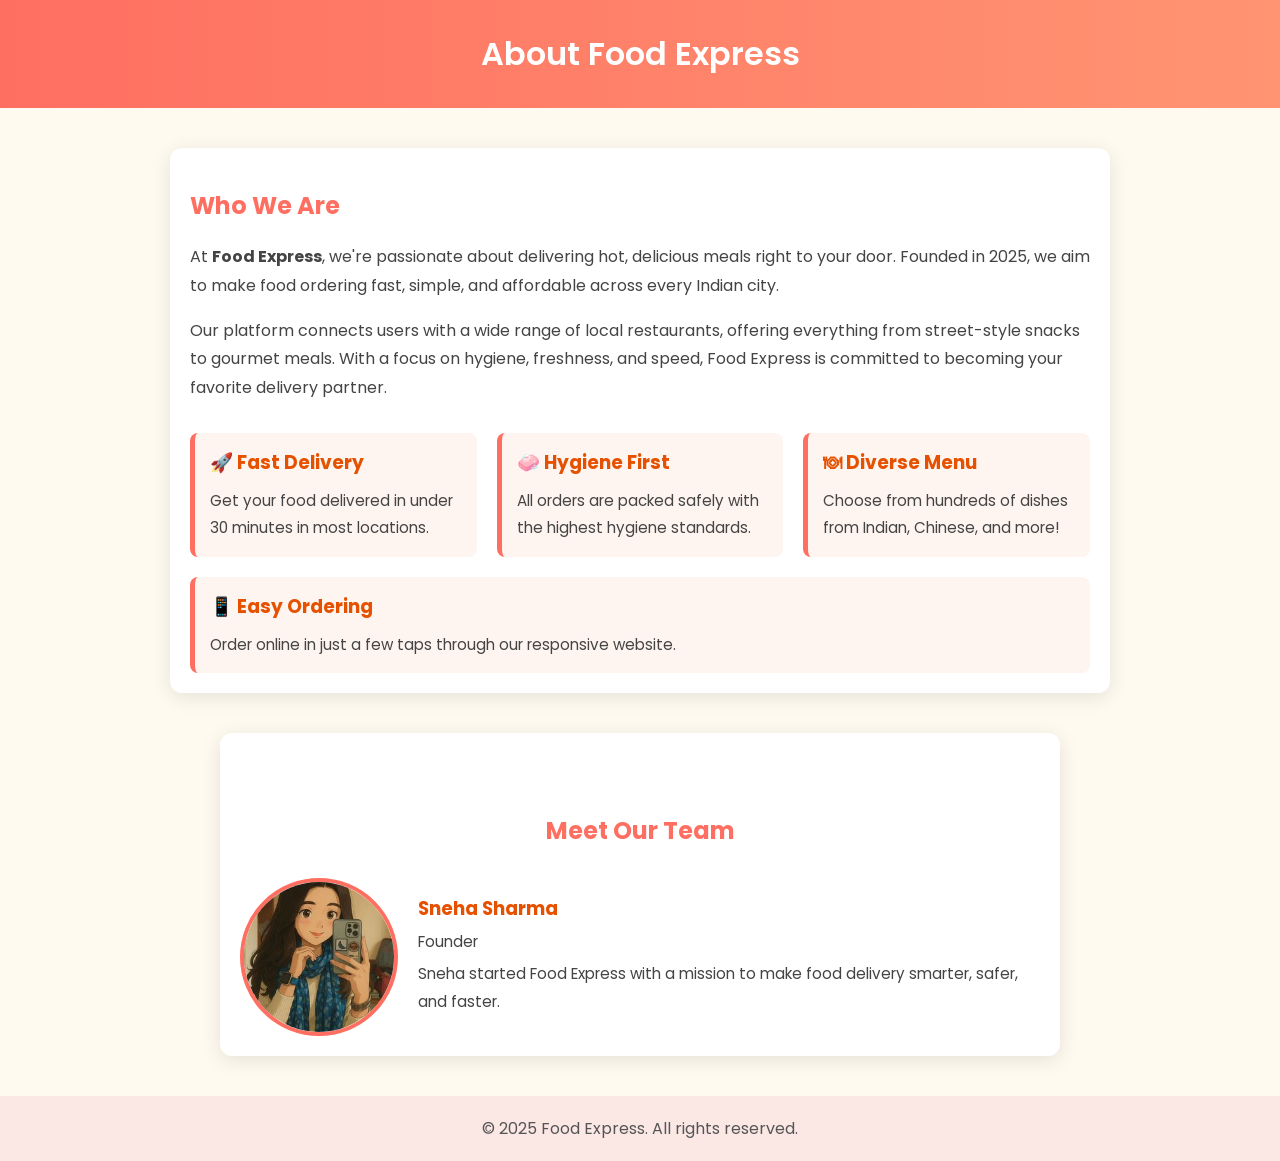
<file: about.html>
<!DOCTYPE html>
<html lang="en">
<head>
  <meta charset="UTF-8" />
  <meta name="viewport" content="width=device-width, initial-scale=1.0"/>
  <title>About Us | Food Express</title>
  <link href="https://fonts.googleapis.com/css2?family=Poppins:wght@400;600&display=swap" rel="stylesheet">
  <style>
    body {
      font-family: 'Poppins', sans-serif;
      margin: 0;
      padding: 0;
      background-color: #fffaf0;
    }

    header {
      background: linear-gradient(to right, #ff6f61, #ff9472);
      color: white;
      padding: 30px;
      text-align: center;
      font-size: 2rem;
      font-weight: 600;
    }

    .container {
      max-width: 900px;
      margin: 40px auto;
      padding: 20px;
      background: white;
      border-radius: 12px;
      box-shadow: 0 4px 20px rgba(0,0,0,0.1);
    }

    h2 {
      color: #ff6f61;
      margin-bottom: 20px;
    }

    p {
      line-height: 1.8;
      color: #444;
    }

    .features {
      display: flex;
      flex-wrap: wrap;
      gap: 20px;
      margin-top: 30px;
    }

    .feature {
      flex: 1 1 250px;
      background-color: #fff5f0;
      border-left: 5px solid #ff6f61;
      padding: 15px;
      border-radius: 8px;
    }

    .feature h3 {
      margin: 0;
      color: #e65100;
    }

    .feature p {
      margin: 10px 0 0;
      font-size: 0.95rem;
    }

    footer {
      text-align: center;
      padding: 20px;
      background: #fbe8e5;
      margin-top: 40px;
      color: #555;
    }
    .team-section {
  max-width: 800px;
  margin: 40px auto;
  padding: 20px;
  background-color: white;
  border-radius: 12px;
  box-shadow: 0 4px 20px rgba(0, 0, 0, 0.1);
}

.team-member {
  display: flex;
  flex-direction: row;
  align-items: center;
  gap: 20px;
  margin-top: 30px;
}

.team-photo {
  width: 150px;
  height: 150px;
  object-fit: cover;
  border-radius: 50%;
  border: 4px solid #ff6f61;
}

.team-info {
  flex: 1;
}

.team-info h3 {
  margin: 0;
  color: #e65100;
}

.team-info p {
  margin: 5px 0;
  color: #444;
  font-size: 0.95rem;
}

  </style>
</head>
<body>

<header>
  About Food Express
</header>

<div class="container">
  <h2>Who We Are</h2>
  <p>
    At <strong>Food Express</strong>, we're passionate about delivering hot, delicious meals right to your door.
    Founded in 2025, we aim to make food ordering fast, simple, and affordable across every Indian city.
  </p>

  <p>
    Our platform connects users with a wide range of local restaurants, offering everything from street-style snacks to gourmet meals.
    With a focus on hygiene, freshness, and speed, Food Express is committed to becoming your favorite delivery partner.
  </p>

  <div class="features">
    <div class="feature">
      <h3>🚀 Fast Delivery</h3>
      <p>Get your food delivered in under 30 minutes in most locations.</p>
    </div>
    <div class="feature">
      <h3>🧼 Hygiene First</h3>
      <p>All orders are packed safely with the highest hygiene standards.</p>
    </div>
    <div class="feature">
      <h3>🍽 Diverse Menu</h3>
      <p>Choose from hundreds of dishes from Indian, Chinese, and more!</p>
    </div>
    <div class="feature">
      <h3>📱 Easy Ordering</h3>
      <p>Order online in just a few taps through our responsive website.</p>
    </div>
  </div>
</div>
<section class="team-section">
  <h2 style="text-align: center; color: #ff6f61; margin-top: 60px;">Meet Our Team</h2>
  <div class="team-member">
    <img src="image/photo.jpg" alt="Founder of Food Express" class="team-photo">
    <div class="team-info">
      <h3>Sneha Sharma</h3>
      <p>Founder</p>
      <p>Sneha started Food Express with a mission to make food delivery smarter, safer, and faster.</p>
    </div>
  </div>
</section>

<footer>
  &copy; 2025 Food Express. All rights reserved.
</footer>

</body>
</html>
</file>
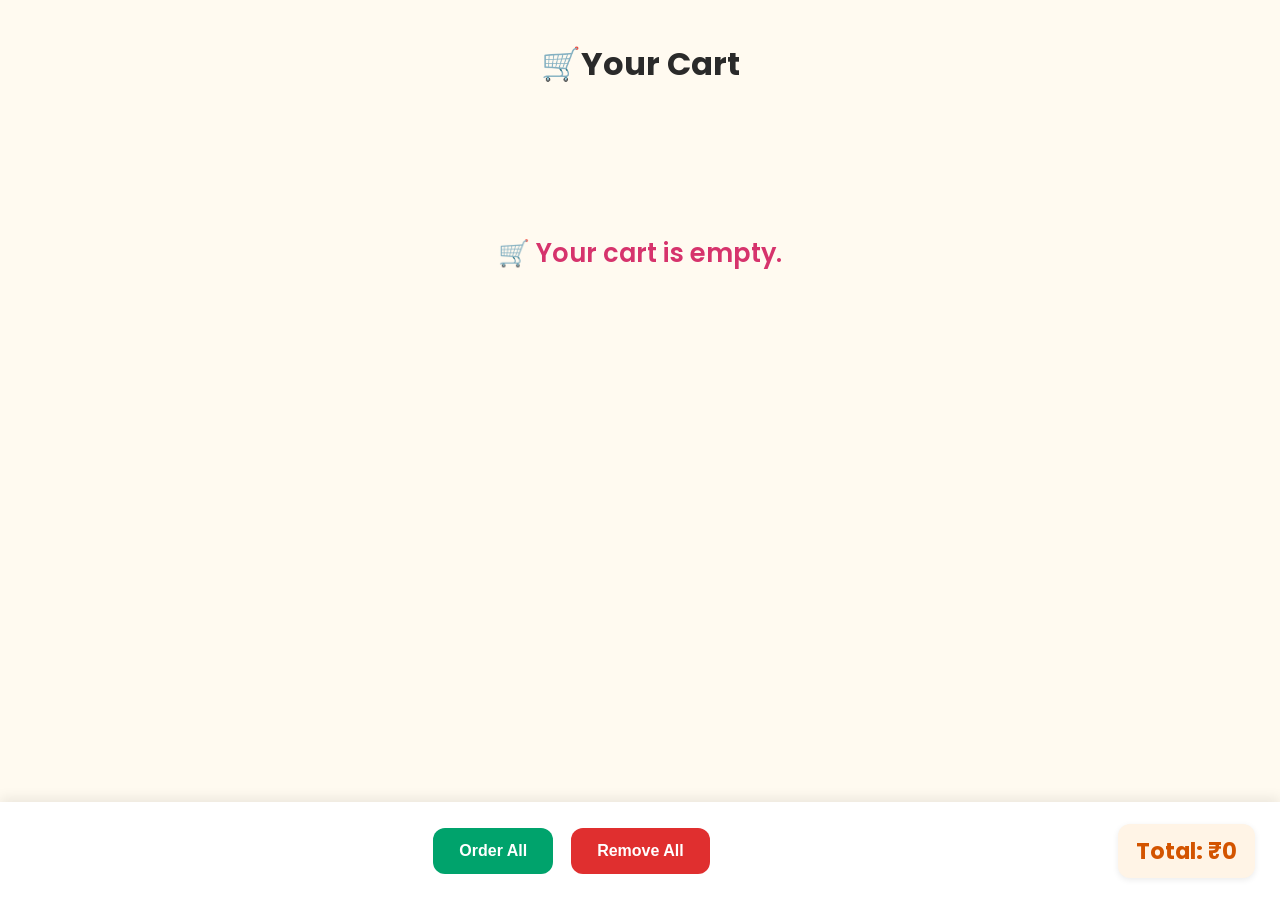
<file: cart.html>
<!DOCTYPE html>
<html lang="en">
<head>
  <meta charset="UTF-8" />
  <title>Cart | Food Express</title>

  <!-- Font -->
  <link href="https://fonts.googleapis.com/css2?family=Poppins:wght@400;600&display=swap" rel="stylesheet" />

  <style>
    /* ─────────── RESETS ─────────── */
    *{box-sizing:border-box;margin:0;padding:0}
    body{
      font-family:'Poppins',sans-serif;
      background:#fffaf0;
      padding:40px 20px 140px;   /* extra bottom space for controls */
      color:#2a2a2a;
      min-height:100vh;
    }
    h1{
      font-size:2rem;
      margin-bottom:25px;
      text-align:center
    }

    

    /* ─────────── CART LIST ─────────── */
    .cart-item{
      display:flex;
      gap:18px;
      align-items:center;
      background:#fff;
      border-radius:12px;
      padding:18px;
      margin-bottom:20px;
      box-shadow:0 4px 10px rgba(0,0,0,0.06);
    }
    .cart-item img{
      width:90px;
      height:90px;
      object-fit:cover;
      border-radius:10px;
    }
    .info{flex:1}
    .info h4{font-size:1rem;font-weight:600;margin-bottom:5px}
    .info small{color:#777}
    .price{
      font-size:1.15rem;
      font-weight:700;
      color:#00a36c;
      margin-top:6px
    }
.qty-wrap input {
  width: 70px;
  padding: 7px 10px;
  border: 1px solid #ccc;
  border-radius: 8px;
  text-align: center;
  font-weight: 600;
  -moz-appearance: textfield;
}

.qty-wrap input::-webkit-outer-spin-button,
.qty-wrap input::-webkit-inner-spin-button {
  -webkit-appearance: inner-spin-button;
  opacity: 1;
}


    /* remove single */
    .remove-btn{
      background:#ffecec;
      border:none;
      color:#e02f2f;
      font-size:1.2rem;
      padding:10px 14px;
      border-radius:10px;
      cursor:pointer;
      transition:background .2s;
    }
    .remove-btn:hover{background:#ffd1d1}

    /* ─────────── BOTTOM CONTROLS ─────────── */
    #controls{
      position:fixed;
      left:0;
      right:0;
      bottom:0;
      background:#fff;
      box-shadow:0 -4px 12px rgba(0,0,0,.08);
      padding:22px 25px;
      display:grid;
      grid-template-columns:1fr auto;   /* center buttons, total pushed right */
      align-items:center;
      z-index:100;
    }
    .buttons{
      display:flex;
      gap:18px;
      justify-content:center;
      width:100%;
    }
    .order-btn,
    .remove-all-btn{
      background:#00a36c;
      border:none;
      color:#fff;
      font-weight:600;
      padding:14px 26px;
      border-radius:12px;
      font-size:1rem;
      cursor:pointer;
      transition:opacity .2s;
    }
    .order-btn:hover,
    .remove-all-btn:hover{opacity:.9}
    .remove-all-btn{background:#e02f2f}

    .grand-total {
  font-size: 1.4rem;
  font-weight: 700;
  background: #fff4e6;
  color: #d35400;
  padding: 10px 18px;
  border-radius: 12px;
  box-shadow: 0 2px 6px rgba(0,0,0,0.08);
  transition: background 0.2s;
}

.grand-total:hover {
  background: #ffe4cc;
}

    /* ─────────── TOAST ─────────── */
    .toast{
      position:fixed;
      bottom:110px;
      right:20px;
      z-index:999;
      background:#e0f7fa;
      color:#007b83;
      padding:12px 22px;
      font-weight:600;
      border-radius:10px;
      box-shadow:0 4px 12px rgba(0,0,0,.12);
      transition:opacity .5s ease
    }
.empty-msg {
  display: flex;
  justify-content: center;
  align-items: center;
  min-height: 250px;
  font-size: 1.6rem;
  font-weight: 600;
  color: #d6336c;
  padding: 40px;
  text-align: center;
  max-width: 600px;
  margin: 40px auto 20px;
  font-family: 'Poppins', sans-serif;
}
  </style>
</head>
<body>
  <h1>🛒Your Cart</h1>
  <div id="cart-container"></div>

  <!-- Bottom controls -->
  <div id="controls">
    <div class="buttons">
      <button class="order-btn" id="order-all">Order All</button>
      <button class="remove-all-btn" id="remove-all">Remove All</button>
    </div>
    <span class="grand-total">Total: ₹<span id="grand-total">0</span></span>
  </div>

  <script>
    /************* TOAST *************/
    function toast(msg,bg='#e0f7fa',color='#007b83'){
      const t=document.createElement('div');
      t.className='toast';
      t.style.background=bg;
      t.style.color=color;
      t.textContent=msg;
      document.body.appendChild(t);
      setTimeout(()=>{t.style.opacity='0';setTimeout(()=>t.remove(),500)},2200);
    }

    /************* CART STATE *************/
    const cartContainer=document.getElementById('cart-container');
    const grandTotalEl=document.getElementById('grand-total');

    let cart=JSON.parse(localStorage.getItem('cart'))||[];
    cart=cart.map(it=>({...it,qty:it.qty??1}));

    function saveCart(){
      localStorage.setItem('cart',JSON.stringify(cart));
    }

    function updateGrandTotal(){
      const tot=cart.reduce((sum,it)=>sum+it.price*it.qty,0);
      grandTotalEl.textContent=tot;
    }

    /************* RENDER *************/
    function render(){
      cartContainer.innerHTML='';
      if(!cart.length){
       cartContainer.innerHTML = `
  <div class="empty-msg">
    <p>🛒 Your cart is empty.</p>
  </div>
`;


        updateGrandTotal();
        return;
      }

      cart.forEach((item,idx)=>{
        const row=document.createElement('div');
        row.className='cart-item';
        row.innerHTML=`
          <img src="${item.image}" alt="${item.name}">
          <div class="info">
            <h4>${item.name}</h4>
            <small>${item.desc}</small>
            <div class="price">₹${item.price}</div>
            <div class="qty-wrap">
              <label>Qty:</label>
              <input type="number" min="1" value="${item.qty}" data-idx="${idx}">
            </div>
          </div>
          <button class="remove-btn" data-idx="${idx}">✕</button>
        `;
        cartContainer.appendChild(row);
      });

      /* quantity change */
      cartContainer.querySelectorAll('input[type="number"]').forEach(input=>{
        input.addEventListener('change',e=>{
          const i=e.target.dataset.idx;
          const val=Math.max(1,parseInt(e.target.value||1,10));
          cart[i].qty=val;
          saveCart();
          updateGrandTotal();
        });
      });

      /* remove single item */
      cartContainer.querySelectorAll('.remove-btn').forEach(btn=>{
        btn.addEventListener('click',e=>{
          const i=e.target.dataset.idx;
          const removed=cart.splice(i,1)[0];
          saveCart();
          render();
          toast(`❌ Removed “${removed.name}”`,'#fff5f5','#d6336c');
        });
      });

      updateGrandTotal();
    }

    render();

    </script>
<script>
  document.getElementById('order-all').addEventListener('click', () => {
    const cartItems = JSON.parse(localStorage.getItem('cart') || '[]');

    if (cartItems.length === 0) {
      alert('🛒 Your cart is empty!');
      return;
    }

    // Save the cart to 'order' for order.html to use
    localStorage.setItem('order', JSON.stringify(cartItems));

    // 🔥 Clear the cart after saving it to 'order'
    localStorage.removeItem('cart');

    // Go to order page
    window.location.href = 'order.html';
  });

    /************* REMOVE ALL *************/
    document.getElementById('remove-all').addEventListener('click',()=>{
      if(!cart.length) return;
      cart=[];
      saveCart();
      render();
      toast('🗑️ All items removed','#fff5f5','#d6336c');
    });
  </script>
</body>
</html>
</file>
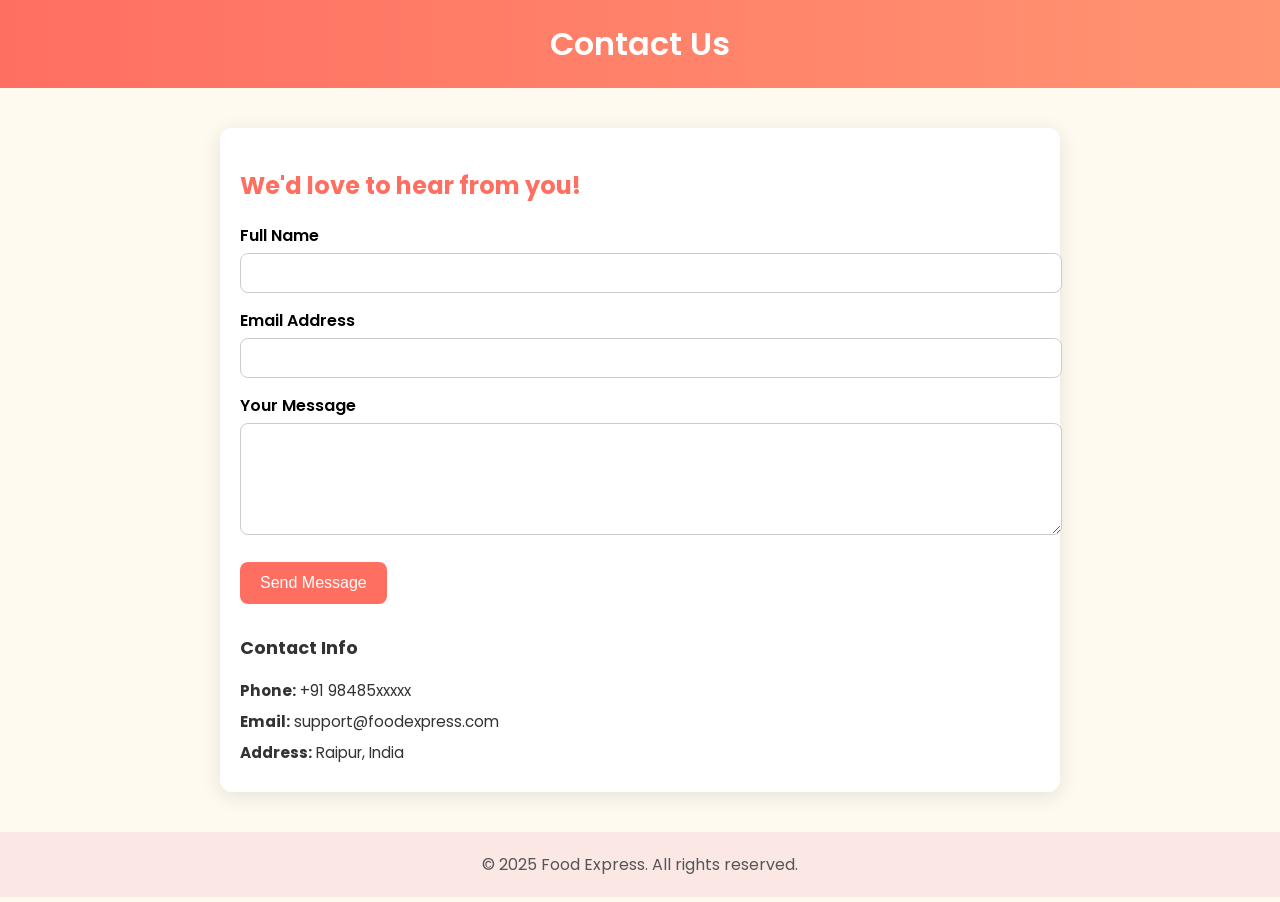
<file: contact.html>
<!DOCTYPE html>
<html lang="en">
<head>
  <meta charset="UTF-8">
  <meta name="viewport" content="width=device-width, initial-scale=1">
  <title>Contact Us | Food Express</title>
  <link href="https://fonts.googleapis.com/css2?family=Poppins:wght@400;600&display=swap" rel="stylesheet">
  <style>
    body {
      margin: 0;
      font-family: 'Poppins', sans-serif;
      background: #fffaf0;
    }

    header {
      background: linear-gradient(to right, #ff6f61, #ff9472);
      color: white;
      padding: 20px;
      text-align: center;
      font-size: 2rem;
      font-weight: 600;
    }

    .container {
      max-width: 800px;
      margin: 40px auto;
      padding: 20px;
      background: white;
      border-radius: 12px;
      box-shadow: 0 4px 20px rgba(0,0,0,0.1);
    }

    h2 {
      color: #ff6f61;
      margin-bottom: 20px;
    }

    label {
      display: block;
      margin-top: 15px;
      font-weight: 600;
    }

    input, textarea {
      width: 100%;
      padding: 10px;
      margin-top: 5px;
      border: 1px solid #ccc;
      border-radius: 8px;
      font-size: 1rem;
    }

    button {
      margin-top: 20px;
      background-color: #ff6f61;
      color: white;
      border: none;
      padding: 12px 20px;
      font-size: 1rem;
      border-radius: 8px;
      cursor: pointer;
      transition: background-color 0.3s ease;
    }

    button:hover {
      background-color: #ff473a;
    }

    .info {
      margin-top: 30px;
      font-size: 0.95rem;
      color: #333;
    }

    .info p {
      margin: 8px 0;
    }

    footer {
      text-align: center;
      padding: 20px;
      background: #fbe8e5;
      margin-top: 40px;
      color: #555;
    }
  </style>
</head>
<body>

<header>
  Contact Us
</header>

<div class="container">
  <h2>We'd love to hear from you!</h2>
  <form>
    <label for="name">Full Name</label>
    <input type="text" id="name" name="name" required>

    <label for="email">Email Address</label>
    <input type="email" id="email" name="email" required>

    <label for="message">Your Message</label>
    <textarea id="message" name="message" rows="5" required></textarea>

    <button type="submit">Send Message</button>
  </form>

  <div class="info">
    <h3>Contact Info</h3>
    <p><strong>Phone:</strong> +91 98485xxxxx</p>
    <p><strong>Email:</strong> support@foodexpress.com</p>
    <p><strong>Address:</strong> Raipur, India</p>
  </div>
</div>

<footer>
  &copy; 2025 Food Express. All rights reserved.
</footer>

</body>
</html>
</file>
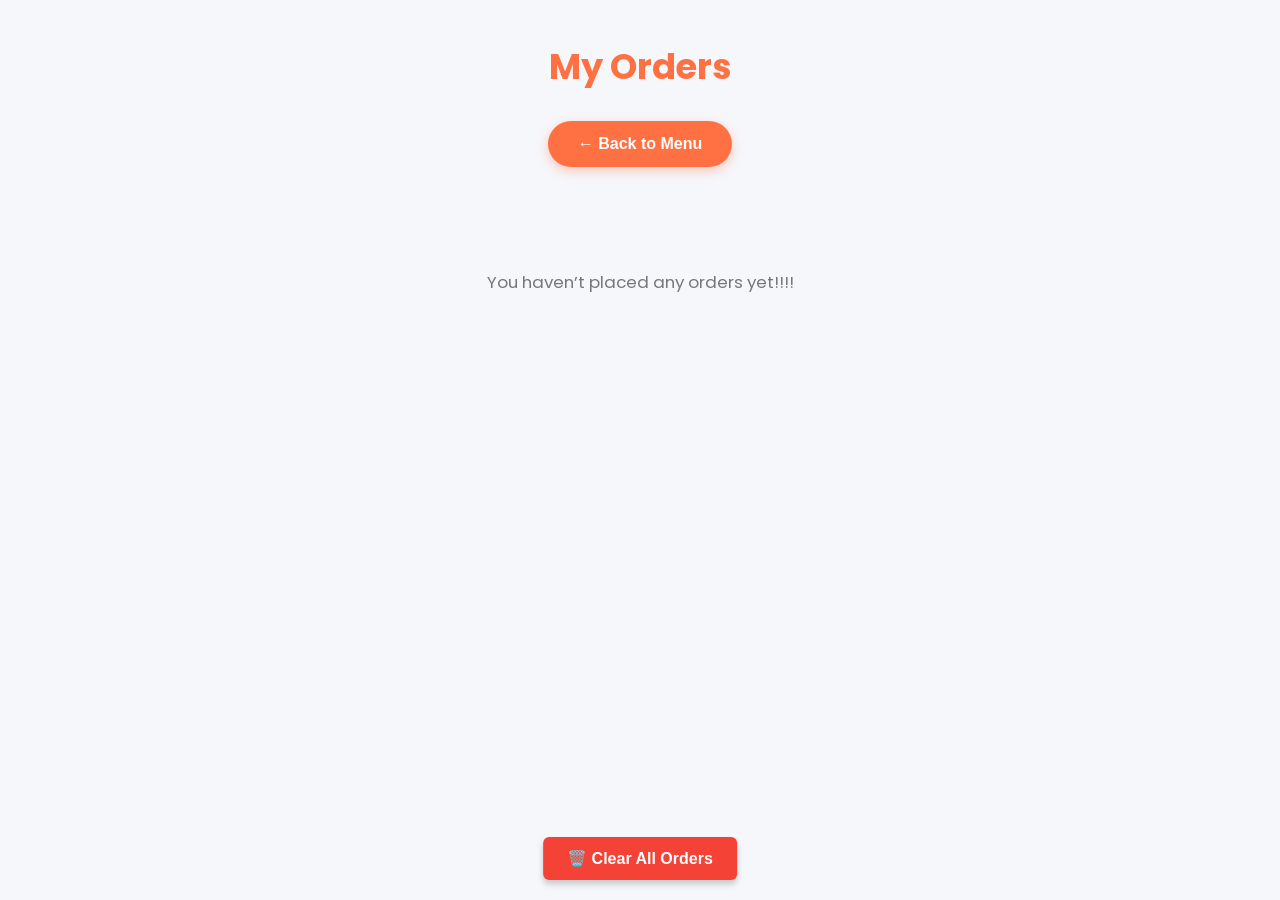
<file: dashboard.html>
<!DOCTYPE html>
<html lang="en">
<head>
<meta charset="UTF-8" />
<title>My Orders | Food Express</title>
<meta name="viewport" content="width=device-width, initial-scale=1" />
<link href="https://fonts.googleapis.com/css2?family=Poppins:wght@400;600&display=swap" rel="stylesheet" />

<style>
/* ---------- RESET & THEME ---------- */
*{box-sizing:border-box;margin:0;padding:0}
:root{
  --orange:#ff7143;
  --orange-dark:#e55f33;
  --bg:#f6f7fb;
  --card:#ffffff;
  --shadow:0 10px 30px rgba(0,0,0,.06);
  --radius:18px;
  --badge-placed:#17a2b8;
  --badge-cancelled:#6c757d;
  --badge-delivered:#28a745;
}
body{
  font-family:Poppins,sans-serif;
  background:var(--bg);
  color:#333;
  padding:40px 20px 60px;
}

/* ---------- HEADER ---------- */
h1{
  font-size:2.2rem;
  font-weight:700;
  text-align:center;
  color:var(--orange);
  margin-bottom:28px;
}
.back-btn{
  display:flex;
  justify-content:center;
  margin-bottom:32px;
}
.back-btn button{
  padding:14px 30px;
  font-size:16px;
  border:none;
  border-radius:50px;
  background:var(--orange);
  color:#fff;
  font-weight:600;
  cursor:pointer;
  transition:background .25s ease;
  box-shadow:0 4px 12px rgba(255,113,67,.35);
}
.back-btn button:hover{background:var(--orange-dark)}

/* ---------- WRAPPER ---------- */
#ordersWrap{
  max-width:800px;
  margin:0 auto;
  display:flex;
  flex-direction:column;
  gap:26px;
}

/* ---------- ORDER CARD ---------- */
.order-card{
  background:var(--card);
  border-radius:var(--radius);
  box-shadow:var(--shadow);
  padding:26px 32px;
  position:relative;
  overflow:hidden;
  transition:transform .25s ease,box-shadow .25s ease;
}
.order-card:hover{
  transform:translateY(-4px);
  box-shadow:0 16px 40px rgba(0,0,0,.08);
}
.order-card::before{
  content:'';
  position:absolute;
  inset:0;
  border-radius:inherit;
  background:linear-gradient(135deg,transparent 0%,rgba(255,113,67,.12) 100%);
  opacity:0;
  transition:opacity .25s ease;
}
.order-card:hover::before{opacity:1}

/* header row */
.card-top{
  display:flex;
  justify-content:space-between;
  align-items:center;
  margin-bottom:16px;
}
.order-id{font-weight:700;font-size:1rem;color:#444}
.order-date{font-size:.9rem;color:#777}

/* status badge */
.badge{
  padding:6px 14px;
  border-radius:50px;
  font-size:.8rem;
  font-weight:600;
  color:#fff;
}
.Placed{background:var(--badge-placed)}
.Cancelled{background:var(--badge-cancelled)}
.Delivered{background:var(--badge-delivered)}

/* item tags */
.items{
  display:flex;
  flex-wrap:wrap;
  gap:10px;
  margin-bottom:20px;
}
.tag{
  background:#f0f1f5;
  border-radius:50px;
  padding:6px 14px;
  font-size:.85rem;
  white-space:nowrap;
}

/* total row */
.total-row{
  display:flex;
  justify-content:space-between;
  align-items:center;
  font-weight:600;
  font-size:1rem;
}

/* ---------- EMPTY STATE ---------- */
.empty{
  text-align:center;
  color:#777;
  font-size:1.05rem;
  margin-top:70px;
}
.empty a{
  color:var(--orange-dark);
  text-decoration:none;
  font-weight:600;
}
.empty a:hover{text-decoration:underline}

button {
  padding: 10px 20px;
  border: none;
  border-radius: 5px;
  cursor: pointer;
  font-weight: bold;
}
.clear-btn {
  position: fixed;
  bottom: 20px;
  left: 50%;
  transform: translateX(-50%);
  z-index: 1000;
}

.clear-btn button {
  background-color: #f44336;
  color: white;
  padding: 12px 24px;
  border: none;
  border-radius: 6px;
  cursor: pointer;
  font-size: 16px;
  box-shadow: 0 4px 6px rgba(0, 0, 0, 0.2);
  transition: background-color 0.3s ease;
}

.clear-btn button:hover {
  background-color: #d32f2f;
}

</style>
</head>
<body>

<h1>My Orders</h1>

<div class="back-btn">
  <button onclick="location.href='menu.html'">← Back to Menu</button>
</div>

<div class="clear-btn">
  <button onclick="clearOrders()">🗑️ Clear All Orders</button>
</div>

<div id="ordersWrap"></div>

<script>
const wrap = document.getElementById('ordersWrap');

function render() {
  const history = JSON.parse(localStorage.getItem('orderHistory') || '[]');
  wrap.innerHTML = '';

  if (history.length === 0) {
    wrap.innerHTML = `
      <p class="empty">
        You haven’t placed any orders yet!!!!
      </p>`;
    return;
  }

  history.forEach(order => {
    const chips = order.items.slice(0, 3)
                    .map(i => `<span class="tag">${i.name} ×${i.qty || 1}</span>`)
                    .join('');
    const chipMore = order.items.length > 3
                      ? `<span class="tag">+${order.items.length - 3} more</span>` : '';

    const card = document.createElement('div');
    card.className = 'order-card';
    card.innerHTML = `
      <div class="card-top">
        <span class="order-id">Order #${order.id}</span>
        <span class="order-date">${order.date}</span>
      </div>

      <div style="margin: 8px 0;">
        <strong>Name:</strong> ${order.name || 'N/A'}<br/>
        <strong>Contact:</strong> ${order.contact || 'N/A'}<br/>
        <strong>Address:</strong> ${order.address || 'N/A'}
        ${order.landmark ? `<br/><strong>Landmark:</strong> ${order.landmark}` : ''}
      </div>

      <div class="items">${chips}${chipMore}</div>

      <div class="total-row">
        <span>₹${order.total}</span>
        <span class="badge ${order.status}">${order.status}</span>
      </div>
    `;

    wrap.appendChild(card);
  });
}

render();
</script>
<script>
function clearOrders() {
  if (confirm("Are you sure you want to clear all your orders?")) {
    localStorage.removeItem('orderHistory');
    render();  // Re-render the dashboard with empty message
    alert("Order history cleared!");
  }
}
</script>

</body>
</html>
</file>
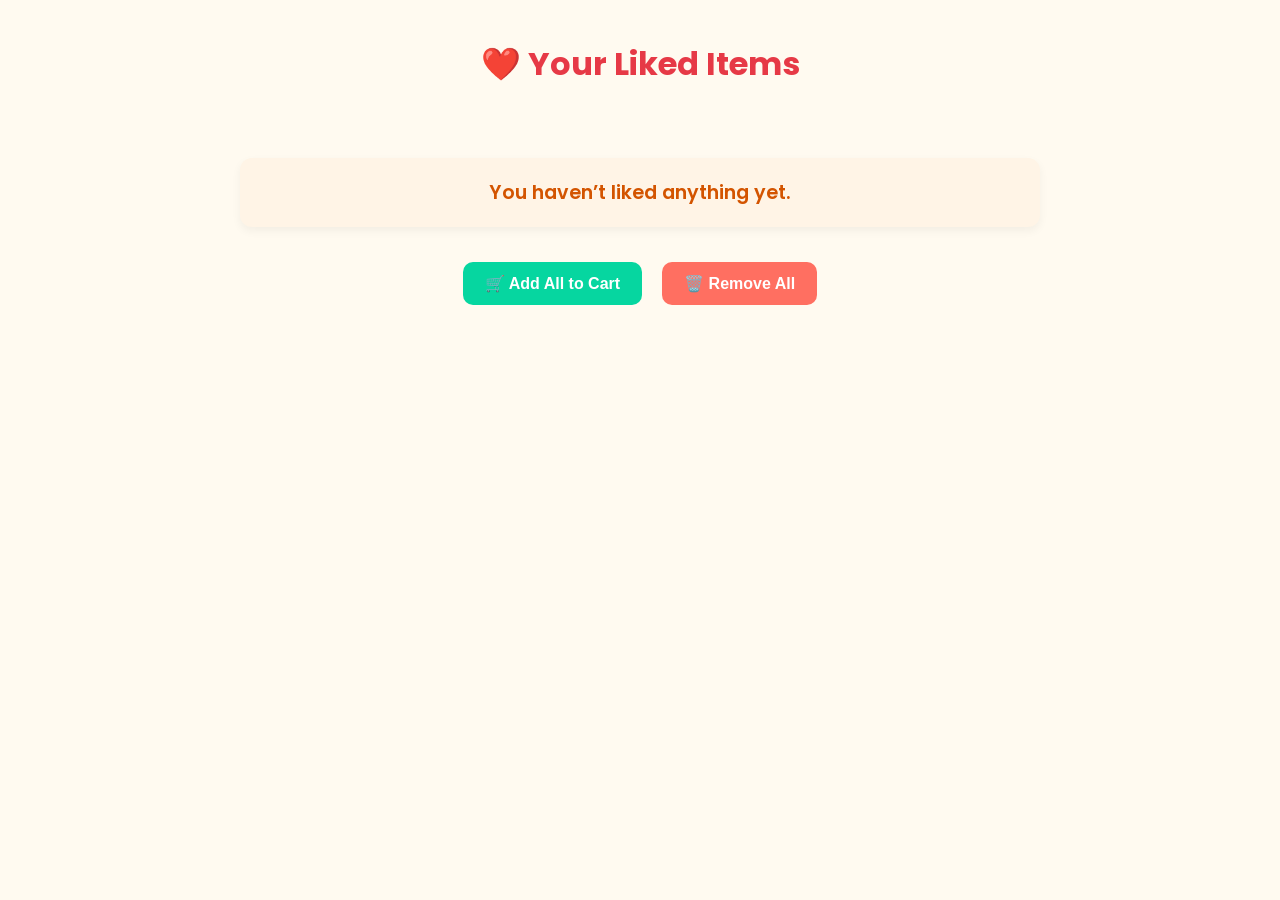
<file: liked.html>
<!DOCTYPE html>
<html lang="en">
<head>
  <meta charset="UTF-8">
  <title>Liked Items | Food Express</title>

  <link href="https://fonts.googleapis.com/css2?family=Poppins:wght@400;600&display=swap" rel="stylesheet">

  <style>
    /* ─────────── BASICS ─────────── */
    *{box-sizing:border-box;margin:0;padding:0}
    body{
      font-family:'Poppins',sans-serif;
      padding:40px 20px 120px;
      background:#fffaf0;
    }
    h1{
      text-align:center;
      color:#e63946;
      font-size:2rem;
      margin-bottom:30px;
    }
    /* list container */
    .liked-container{
      display:flex;
      flex-direction:column;
      gap:20px;
      max-width:800px;
      margin:auto;
    }
    .item{
      display:flex;
      align-items:center;
      justify-content:space-between;
      background:#fff;
      padding:15px 20px;
      border-radius:12px;
      box-shadow:0 4px 10px rgba(0,0,0,0.05);
    }
    .item img{
      width:70px;height:70px;object-fit:cover;
      border-radius:10px;margin-right:20px;
    }
    .item-info{flex:1}
    .item-info h3{margin:0;font-size:1rem}
    .item-info p{margin:4px 0 0;font-size:.85rem;color:#555}

    /* buttons */
    .item-actions{display:flex;gap:10px}
    .item-actions button{
      padding:8px 10px;font-size:.9rem;border:none;cursor:pointer;
      border-radius:6px;transition:.3s;font-weight:600
    }
    .cart-btn{background:#ffe082}
    .remove-btn{background:#ef9a9a}
    .cart-btn:hover{background:#ffd54f}
    .remove-btn:hover{background:#e57373}

    /* bottom buttons */
    .liked-buttons{
      display:flex;justify-content:center;gap:20px;margin-top:35px
    }
    .liked-buttons button{
      padding:12px 22px;font-size:1rem;font-weight:600;
      border:none;border-radius:10px;cursor:pointer;transition:.3s
    }
    #addAllToCart{background:#06d6a0;color:#fff}
    #removeAllLiked{background:#ff6f61;color:#fff}
    #addAllToCart:hover{background:#05b68f}
    #removeAllLiked:hover{background:#ff4b3e}

    /* empty state */
    .empty-msg{
      text-align:center;background:#fff4e6;color:#d35400;
      font-weight:600;padding:20px;border-radius:12px;
      box-shadow:0 4px 10px rgba(0,0,0,0.05);font-size:1.2rem;
      margin-top:40px
    }

    /* toast */
    .toast{
      position:fixed;bottom:90px;right:20px;z-index:999;
      background:#e0f7fa;color:#007b83;
      padding:12px 22px;font-weight:600;border-radius:10px;
      box-shadow:0 4px 12px rgba(0,0,0,.12);transition:opacity .5s ease
    }
  </style>
</head>
<body>

  <h1>❤️ Your Liked Items</h1>

  <div class="liked-container" id="likedContainer"></div>

  <div class="liked-buttons">
    <button id="addAllToCart">🛒 Add All to Cart</button>
    <button id="removeAllLiked">🗑️ Remove All</button>
  </div>

  <script>
    /* ───── toast utility ───── */
    function toast(msg,bg='#e0f7fa',color='#007b83'){
      const t=document.createElement('div');
      t.className='toast';t.textContent=msg;
      t.style.background=bg;t.style.color=color;document.body.appendChild(t);
      setTimeout(()=>{t.style.opacity='0';setTimeout(()=>t.remove(),500)},2000);
    }

    /* ───── render liked list ───── */
    const liked=JSON.parse(localStorage.getItem('likedItems'))||[];
    const container=document.getElementById('likedContainer');

    function inCart(name){
      const c=JSON.parse(localStorage.getItem('cart'))||[];
      return c.some(it=>it.name===name);
    }

    function renderLikedItems(){
      container.innerHTML='';
      if(!liked.length){
        container.innerHTML='<div class="empty-msg">You haven’t liked anything yet.</div>';
        return;
      }

      liked.forEach((item,idx)=>{
        const row=document.createElement('div');
        row.className='item';
        row.innerHTML=`
          <img src="${item.image}" alt="${item.name}">
          <div class="item-info">
            <h3>${item.name}</h3>
          </div>
          <div class="item-actions">
            <button class="cart-btn">${inCart(item.name)?'✅':'🛒'}</button>
            <button class="remove-btn">🗑️</button>
          </div>
        `;

        /* remove liked */
        row.querySelector('.remove-btn').addEventListener('click',()=>{
          liked.splice(idx,1);
          localStorage.setItem('likedItems',JSON.stringify(liked));
          renderLikedItems();
          toast('❌ Removed from likes','#fff5f5','#d6336c');
        });

        /* add single to cart (now stays on this page) */
        row.querySelector('.cart-btn').addEventListener('click',()=>{
          const cart=JSON.parse(localStorage.getItem('cart'))||[];
          if(!cart.some(it=>it.name===item.name)){
            cart.push({...item,qty:1});
            localStorage.setItem('cart',JSON.stringify(cart));
          }
          // Remove from liked
          liked.splice(idx,1);
          localStorage.setItem('likedItems',JSON.stringify(liked));
          toast('✅ Moved to cart','#e8fff3','#007b83');
          renderLikedItems();        // refresh list, stay on liked.html
        });

        container.appendChild(row);
      });
    }
    renderLikedItems();

    /* ───── add ALL ───── */
    document.getElementById('addAllToCart').addEventListener('click',()=>{
      if(!liked.length) return;
      const cart=JSON.parse(localStorage.getItem('cart'))||[];
      liked.forEach(it=>{
        if(!cart.some(c=>c.name===it.name)){
          cart.push({...it,qty:1});
        }
      });
      localStorage.setItem('cart',JSON.stringify(cart));

      // Clear liked items
      localStorage.removeItem('likedItems');
      liked.splice(0);
      renderLikedItems();

      toast('🛒 All moved to cart','#e8fff3','#007b83');
    });

    /* ───── remove ALL ───── */
    document.getElementById('removeAllLiked').addEventListener('click',()=>{
      if(!liked.length) return;
      if(confirm('Remove ALL liked items?')){
        localStorage.removeItem('likedItems');
        liked.splice(0);
        renderLikedItems();
        toast('🗑️ All likes cleared','#fff5f5','#d6336c');
      }
    });
  </script>
</body>
</html>
</file>
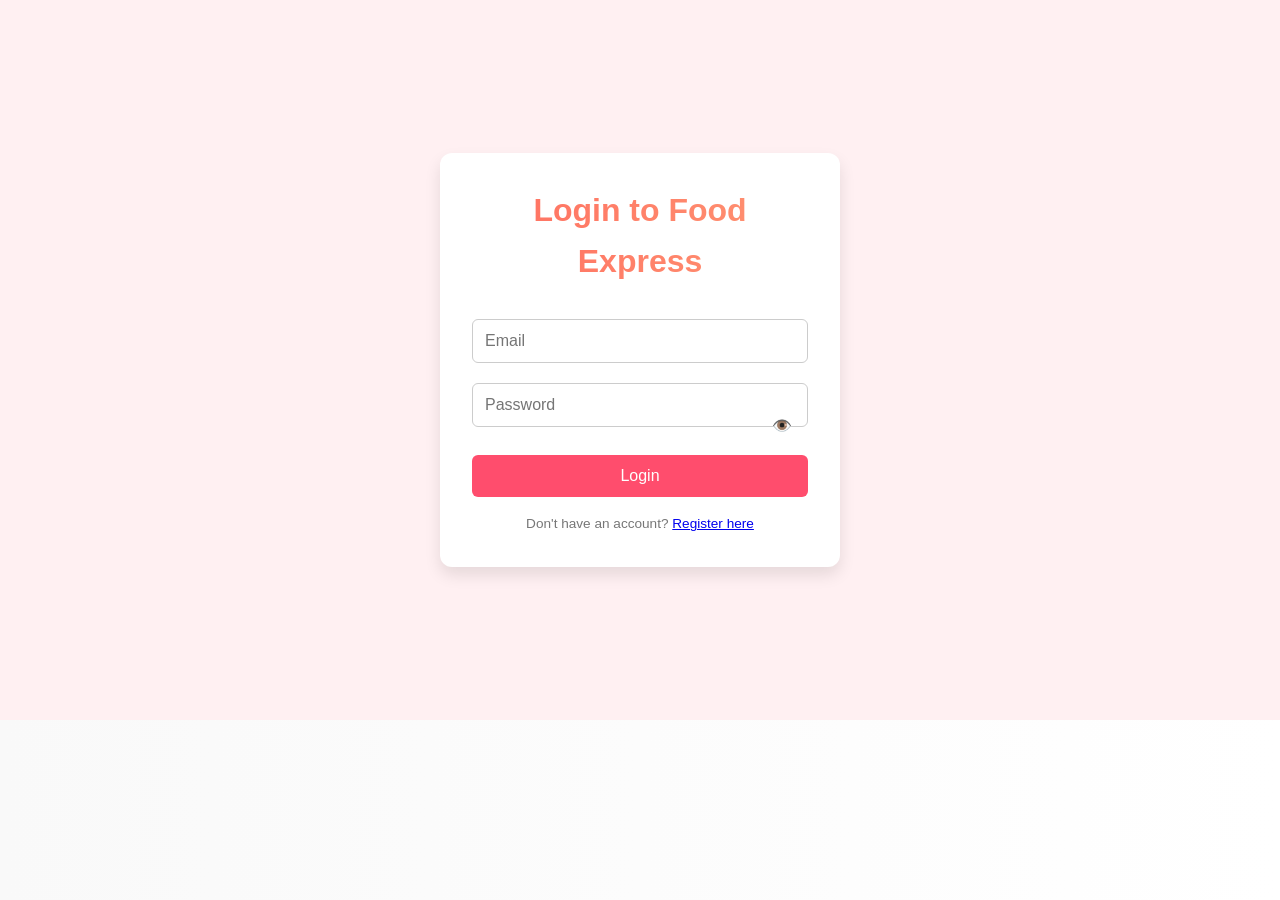
<file: login.html>
<!DOCTYPE html>
<html lang="en">
<head>
  <meta charset="UTF-8" />
  <meta name="viewport" content="width=device-width, initial-scale=1.0" />
  <title>Login | Food Express</title>
  <link rel="stylesheet" href="styles.css" />
  <style>
    .fade-in {
      animation: fadeIn 1.2s ease-in-out forwards;
      opacity: 0;
    }

    @keyframes fadeIn {
      to {
        opacity: 1;
      }
    }

    .toggle-password {
      position: absolute;
      right: 1rem;
      top: 38px;
      cursor: pointer;
      color: #999;
    }

    .input-wrapper {
      position: relative;
    }

    .error {
      color: red;
      font-size: 0.85rem;
      margin-top: 0.25rem;
    }
  </style>
</head>
<body>
  <section class="login-section">
    <div class="login-box fade-in">
      <h2>Login to Food Express</h2>
      <form id="loginForm" novalidate>
        <div class="input-wrapper">
          <input type="email" id="email" placeholder="Email" required />
        </div>
        <div id="emailError" class="error"></div>

        <div class="input-wrapper">
          <input type="password" id="password" placeholder="Password" required />
          <span class="toggle-password" onclick="togglePassword()">👁️</span>
        </div>
        <div id="passwordError" class="error"></div>

        <button type="submit">Login</button>
        <p class="note">Don't have an account? <a href="#">Register here</a></p>
      </form>
    </div>
  </section>

  <script>
    // Show/Hide password
    function togglePassword() {
      const passwordInput = document.getElementById("password");
      passwordInput.type = passwordInput.type === "password" ? "text" : "password";
    }

    // Login validation
    document.getElementById("loginForm").addEventListener("submit", function (e) {
      e.preventDefault();

      const email = document.getElementById("email").value.trim();
      const password = document.getElementById("password").value.trim();
      const emailError = document.getElementById("emailError");
      const passwordError = document.getElementById("passwordError");

      let isValid = true;

      emailError.textContent = "";
      passwordError.textContent = "";

      if (!email) {
        emailError.textContent = "Please enter your email.";
        isValid = false;
      } else if (!/^\S+@\S+\.\S+$/.test(email)) {
        emailError.textContent = "Please enter a valid email.";
        isValid = false;
      }

      if (!password) {
        passwordError.textContent = "Please enter your password.";
        isValid = false;
      } else if (password.length < 6) {
        passwordError.textContent = "Password must be at least 6 characters.";
        isValid = false;
      }

      if (isValid) {
        alert("Login successful! Redirecting to dashboard...");
        window.location.href = "dashboard.html"; // Update this if needed
      }
    });
  </script>
</body>
</html>
</file>
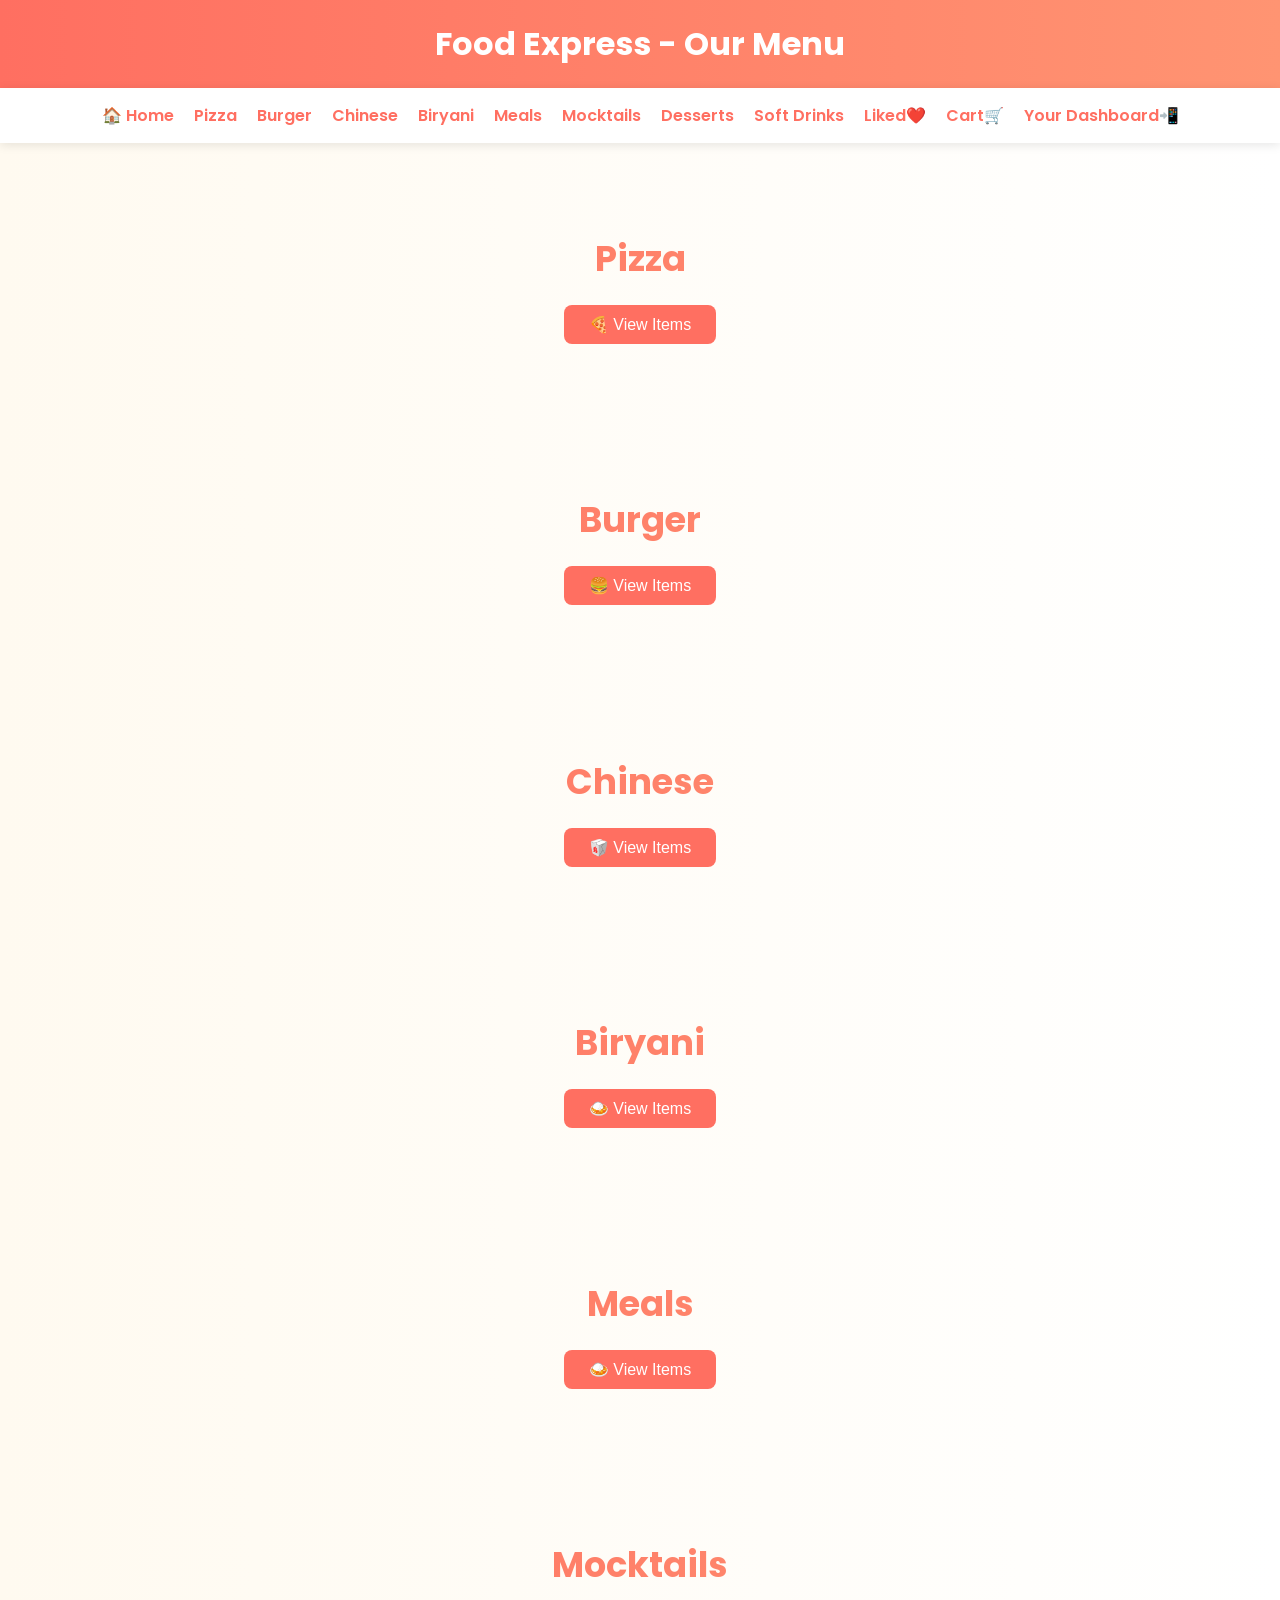
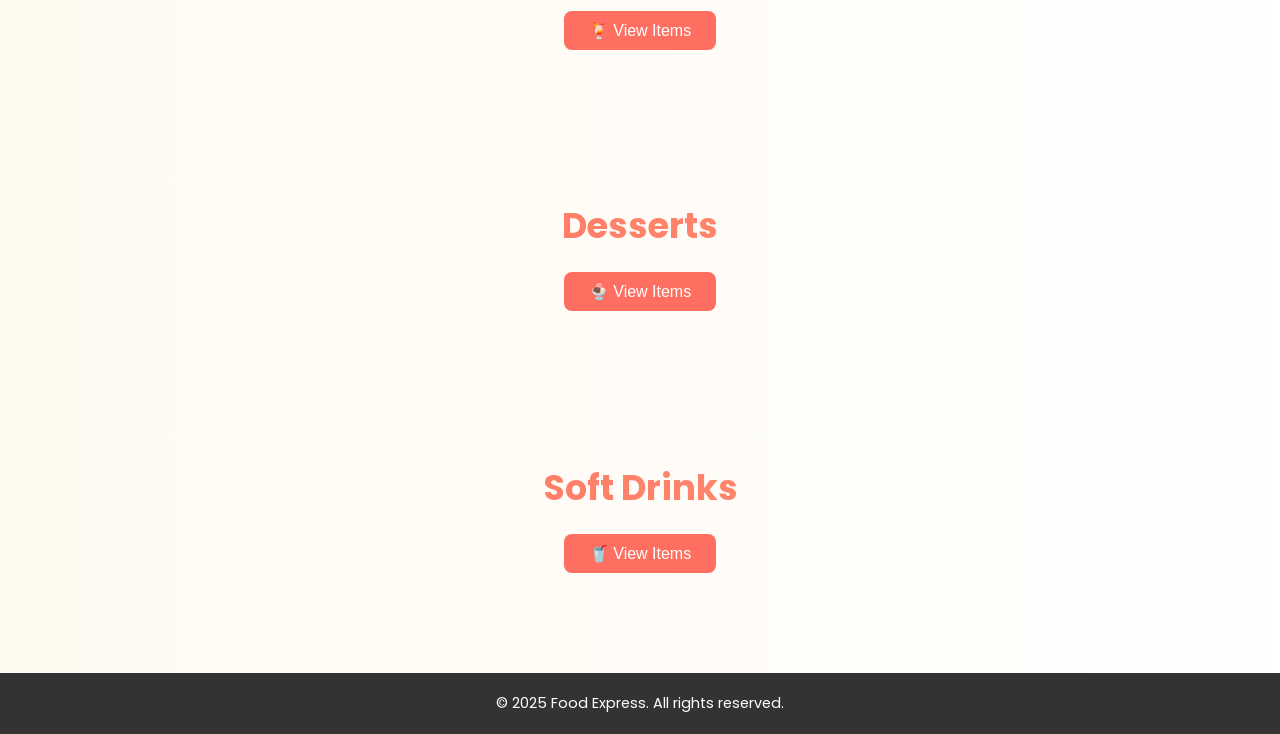
<file: menu.html>
<!DOCTYPE html>
<html lang="en">
<head>
  <meta charset="UTF-8">
  <meta name="viewport" content="width=device-width, initial-scale=1.0">
  <title>Menu | Food Express</title>
  <link href="https://fonts.googleapis.com/css2?family=Poppins:wght@400;600;800&display=swap" rel="stylesheet">
  <style>
    body {
      margin: 0;
      font-family: 'Poppins', sans-serif;
      background: linear-gradient(to right, #fffaf0, #fff);
      scroll-behavior: smooth;
    }

    header {
      background: linear-gradient(to right, #ff6f61, #ff9472);
      color: white;
      padding: 20px 0;
      text-align: center;
      font-size: 2rem;
      font-weight: 700;
      animation: fadeIn 1.2s ease-in-out;
    }

    nav {
      display: flex;
      justify-content: center;
      gap: 20px;
      padding: 15px;
      background: white;
      box-shadow: 0 2px 10px rgba(0,0,0,0.1);
      position: sticky;
      top: 0;
      z-index: 1000;
    }

    nav a {
      text-decoration: none;
      color: #ff6f61;
      font-weight: 600;
      transition: all 0.3s ease;
    }

    nav a:hover {
      color: #ff9472;
      transform: scale(1.05);
    }

    section {
      padding: 60px 10% 40px;
      animation: fadeInUp 0.8s ease;

    }

    h2 {
      font-size: 2.2rem;
      text-align: center;
      color: #333;
      margin-bottom: 20px;
      background: linear-gradient(to right, #ff6f61, #ff9472);
      -webkit-background-clip: text;
      -webkit-text-fill-color: transparent;
    }

    .toggle-btn {
      display: block;
      margin: 0 auto 20px;
      padding: 10px 25px;
      font-size: 1rem;
      background: #ff6f61;
      color: white;
      border: none;
      border-radius: 8px;
      cursor: pointer;
      transition: background 0.3s ease, transform 0.2s ease;
    }

    .toggle-btn:hover {
      background: #ff9472;
      transform: scale(1.05);
    }

    .items-container {
  display: none;
  flex-direction: column;
  gap: 24px;
  margin-top: 25px;
}

.item-row {
  display: flex;
  align-items: center;
  justify-content: space-between;
  background: #ffffff;
  padding: 20px 24px;
  border-radius: 16px;
  box-shadow: 0 10px 25px rgba(0, 0, 0, 0.08);
  transition: all 0.3s ease;
  font-family: 'Playfair Display', serif; 
}

.item-row:hover {
  transform: translateY(-6px);
  box-shadow: 0 16px 35px rgba(0, 0, 0, 0.12);
}

.item-row img {
  width: 90px;
  height: 90px;
  object-fit: cover;
  border-radius: 12px;
  border: 2px solid #fcbf49;
  box-shadow: 0 4px 10px rgba(0, 0, 0, 0.1);
}

.item-name {
  flex: 1;
  padding: 0 20px;
  font-size: 1.1rem;
  font-weight: 600;
  color: #2c3e50;
  font-family: 'Poppins', sans-serif;
  line-height: 1.5;
}

.actions button {
  margin-left: 10px;
  padding: 8px 14px;
  border: none;
  border-radius: 8px;
  font-size: 0.9rem;
  font-weight: 600;
  cursor: pointer;
  transition: all 0.3s ease;
  box-shadow: 0 3px 6px rgba(0,0,0,0.1);
}

button.like {
  background: #ffe4e1;
  color: #e63946;
}

button.cart {
  background: #fff3b0;
  color: #6a4f4b;
}

button.order {
  background: #06d6a0;
  color: white;
}

.actions button:hover {
  transform: scale(1.08);
  opacity: 0.95;
}

    @keyframes fadeIn {
      from {opacity: 0;}
      to {opacity: 1;}
    }

    @keyframes fadeInUp {
      from {
        opacity: 0;
        transform: translateY(20px);
      }
      to {
        opacity: 1;
        transform: translateY(0);
      }
    }

    footer {
      background: #333;
      color: white;
      text-align: center;
      padding: 20px;
      font-size: 0.9rem;
      margin-top: 40px;
    }

    .liked {
  background: #ffccd5 !important;
  color: #e63946 !important;
}
html {
  scroll-behavior: smooth;
}

.item-name strong {
  font-weight: 700;
  font-size: 1rem;
}

.item-name small {
  font-size: 0.8rem;
  color: #555; /* optional for a slightly faded look */
}

/* Fullscreen image overlay */
  .image-modal {
    display: none;
    position: fixed;
    top: 0;
    left: 0;
    width: 100%;
    height: 100%;
    background-color: rgba(0, 0, 0, 0.9);
    z-index: 2000;
    text-align: center;
  }
  
  .modal-content {
    max-width: 90%;
    max-height: 90%;
    margin: auto;
    position: absolute;
    top: 50%;
    left: 50%;
    transform: translate(-50%, -50%);
  }
  
  .close-btn {
    position: absolute;
    top: 20px;
    right: 30px;
    color: white;
    font-size: 40px;
    font-weight: bold;
    cursor: pointer;
  }

  </style>
</head>
<body>

  <header>Food Express - Our Menu</header>

  <nav>
    <a href ="index.html" class="home-button">🏠 Home </a> 
    <a href="#Pizza">Pizza</a>
    <a href="#Burger">Burger</a>
    <a href="#Chinese">Chinese</a>
    <a href="#Biryani">Biryani</a>
    <a href="#Meals">Meals</a>
    <a href="#Mocktails">Mocktails</a>
    <a href="#Desserts">Desserts</a>
    <a href="#Soft Drinks">Soft Drinks</a>
    <a href="liked.html">Liked❤️</a>
    <a href="cart.html">Cart🛒</a>
    <a href="dashboard.html">Your Dashboard📲</a>

  </nav>
<section id="Pizza">
  <h2>Pizza</h2>
  <button class="toggle-btn" onclick="toggleSection('pizza-items')">🍕 View Items</button>

  <div id="pizza-items" class="items-container">

    <div class="item-row">
      <img src="image/Margherita.jpeg" alt="Margherita">
      <span class="item-name">
        Margherita – ₹249<br>
        <small>Classic cheese & tomato sauce pizza.</small>
      </span>
      <div class="actions">
        <button class="like">❤️</button>
        <button class="cart">🛒</button>
        <button class="order">Order</button>
      </div>
    </div>

    <div class="item-row">
      <img src="image/Farmhouse.jpg" alt="Farmhouse">
      <span class="item-name">
        Farmhouse – ₹229<br>
        <small>Loaded with onion, capsicum, tomato & mushrooms.</small>
      </span>
      <div class="actions">
        <button class="like">❤️</button>
        <button class="cart">🛒</button>
        <button class="order">Order</button>
      </div>
    </div>

    <div class="item-row">
      <img src="image/Peppy Paneer.avif" alt="Peppy Paneer">
      <span class="item-name">
        Peppy Paneer – ₹249<br>
        <small>Tandoori paneer, crunchy capsicum, and spicy red paprika.</small>
      </span>
      <div class="actions">
        <button class="like">❤️</button>
        <button class="cart">🛒</button>
        <button class="order">Order</button>
      </div>
    </div>

    <div class="item-row">
      <img src="image/cheese burst.jpg" alt="Cheese Burst">
      <span class="item-name">
        Cheese Burst – ₹269<br>
        <small>Oozing cheese from the crust with extra cheesy topping.</small>
      </span>
      <div class="actions">
        <button class="like">❤️</button>
        <button class="cart">🛒</button>
        <button class="order">Order</button>
      </div>
    </div>

    <div class="item-row">
      <img src="image/Veggie Supreme.avif" alt="Veggie Supreme">
      <span class="item-name">
        Veggie Supreme – ₹259<br>
        <small>Corn, black olives, jalapeños, bell peppers.</small>
      </span>
      <div class="actions">
        <button class="like">❤️</button>
        <button class="cart">🛒</button>
        <button class="order">Order</button>
      </div>
    </div>

    <div class="item-row">
      <img src="image/4cheese.jpg" alt="Four Cheese Pizza">
      <span class="item-name">
        Four Cheese Pizza – ₹299<br>
        <small>Mozzarella, parmesan, cheddar, and blue cheese.</small>
      </span>
      <div class="actions">
        <button class="like">❤️</button>
        <button class="cart">🛒</button>
        <button class="order">Order</button>
      </div>
    </div>
  </div>
</section>


  <section id="Burger">
  <h2>Burger</h2>
  <button class="toggle-btn" onclick="toggleSection('burger-items')">🍔 View Items</button>

  <div id="burger-items" class="items-container">

    <div class="item-row">
      <img src="image/Classic Veg Burger.jpg" alt="Classic Veg Burger">
      <span class="item-name">
        Classic Veg Burger – ₹99<br>
        <small>Crispy potato patty, lettuce, tomato, and mayo.</small>
      </span>
      <div class="actions">
        <button class="like">❤️</button>
        <button class="cart">🛒</button>
        <button class="order">Order</button>
      </div>
    </div>

    <div class="item-row">
      <img src="image/paneer tikka burger.png" alt="Paneer Tikka Burger">
      <span class="item-name">
        Paneer Tikka Burger – ₹199<br>
        <small>Grilled paneer with Indian spices, onion rings, and mint mayo.</small>
      </span>
      <div class="actions">
        <button class="like">❤️</button>
        <button class="cart">🛒</button>
        <button class="order">Order</button>
      </div>
    </div>

    <div class="item-row">
      <img src="image/crispy corn burger.png" alt="Crispy Corn Burger">
      <span class="item-name">
        Crispy Corn Burger – ₹139<br>
        <small>Corn and veggie patty with spicy mayo and lettuce.</small>
      </span>
      <div class="actions">
        <button class="like">❤️</button>
        <button class="cart">🛒</button>
        <button class="order">Order</button>
      </div>
    </div>

    <div class="item-row">
      <img src="image/aloo tikki burger.png" alt="Aloo Tikki Burger">
      <span class="item-name">
        Aloo Tikki Burger – ₹89<br>
        <small>North Indian-style spiced potato patty with ketchup and onion.</small>
      </span>
      <div class="actions">
        <button class="like">❤️</button>
        <button class="cart">🛒</button>
        <button class="order">Order</button>
      </div>
    </div>

    <div class="item-row">
      <img src="image/cheese burger.jpg" alt="Cheesy Explosion Burger">
      <span class="item-name">
        Cheesy Explosion Burger – ₹199<br>
        <small>Stuffed cheese patty + cheese slice + cheesy sauce overload!</small>
      </span>
      <div class="actions">
        <button class="like">❤️</button>
        <button class="cart">🛒</button>
        <button class="order">Order</button>
      </div>
    </div>

  </div>
</section>
<section id="Chinese">
  <h2>Chinese</h2>
  <button class="toggle-btn" onclick="toggleSection('chinese-items')">🥡 View Items</button>

  <div id="chinese-items" class="items-container">

    <div class="item-row">
      <img src="image/hakka noodles.png" alt="Veg Hakka Noodles">
      <span class="item-name">
        Veg Hakka Noodles – ₹149<br>
        <small>Stir-fried noodles with colorful veggies in a classic Indo-Chinese sauce.</small>
      </span>
      <div class="actions">
        <button class="like">❤️</button>
        <button class="cart">🛒</button>
        <button class="order">Order</button>
      </div>
    </div>

    <div class="item-row">
      <img src="image/Maggie.jpg" alt="Maggie">
      <span class="item-name">
        Vegetable Maggie – ₹80<br>
        <small>Veggie Maggi loaded with crunchy capsicum, onions, carrots, and fresh coriander.</small>
      </span>
      <div class="actions">
        <button class="like">❤️</button>
        <button class="cart">🛒</button>
        <button class="order">Order</button>
      </div>
    </div>

    <div class="item-row">
      <img src="image/paneer chilli.jpg" alt="Paneer Chilli Dry">
      <span class="item-name">
        Paneer Chilli Dry – ₹179<br>
        <small>Crispy paneer cubes tossed with onions, capsicum, and tangy chili sauce.</small>
      </span>
      <div class="actions">
        <button class="like">❤️</button>
        <button class="cart">🛒</button>
        <button class="order">Order</button>
      </div>
    </div>

    <div class="item-row">
      <img src="image/manchurian.jpg" alt="Veg Manchurian Dry">
      <span class="item-name">
        Veg Manchurian Dry – ₹159<br>
        <small>Crispy veggie balls in spicy garlic-soy glaze.</small>
      </span>
      <div class="actions">
        <button class="like">❤️</button>
        <button class="cart">🛒</button>
        <button class="order">Order</button>
      </div>
    </div>

    <div class="item-row">
      <img src="image/schezwan-fried-rice.jpg" alt="Schezwan Fried Rice">
      <span class="item-name">
        Schezwan Fried Rice – ₹169<br>
        <small>Spicy rice tossed with veggies and a fiery Schezwan twist.</small>
      </span>
      <div class="actions">
        <button class="like">❤️</button>
        <button class="cart">🛒</button>
        <button class="order">Order</button>
      </div>
    </div>

    <div class="item-row">
      <img src="image/spring roll.jpg" alt="Spring Rolls">
      <span class="item-name">
        Spring Rolls – ₹129<br>
        <small>Crispy golden rolls filled with sautéed veggies and noodles.</small>
      </span>
      <div class="actions">
        <button class="like">❤️</button>
        <button class="cart">🛒</button>
        <button class="order">Order</button>
      </div>
    </div>

    <div class="item-row">
      <img src="image/Gobi-manchurian.jpg" alt="Gobi Manchurian">
      <span class="item-name">
        Gobi Manchurian – ₹149<br>
        <small>Golden-fried cauliflower florets in spicy Indo-Chinese gravy.</small>
      </span>
      <div class="actions">
        <button class="like">❤️</button>
        <button class="cart">🛒</button>
        <button class="order">Order</button>
      </div>
    </div>

    <div class="item-row">
      <img src="image/Chinese Bhel.jpg" alt="Chinese Bhel">
      <span class="item-name">
        Chinese Bhel – ₹119<br>
        <small>Crispy noodles mixed with veggies, chutneys, and Schezwan magic.</small>
      </span>
      <div class="actions">
        <button class="like">❤️</button>
        <button class="cart">🛒</button>
        <button class="order">Order</button>
      </div>
    </div>

    <div class="item-row">
      <img src="image/paneer-fried-rice.jpg" alt="Paneer Fried Rice">
      <span class="item-name">
        Paneer Fried Rice – ₹169<br>
        <small>Basmati rice stir-fried with paneer cubes and Chinese flavors.</small>
      </span>
      <div class="actions">
        <button class="like">❤️</button>
        <button class="cart">🛒</button>
        <button class="order">Order</button>
      </div>
    </div>

  </div>
</section>
<section id="Biryani">
  <h2>Biryani</h2>
  <button class="toggle-btn" onclick="toggleSection('biryani-items')">🍛 View Items</button>

  <div id="biryani-items" class="items-container">

    <div class="item-row">
      <img src="image/biryani.jpeg" alt="Hyderabadi Veg Biryani">
      <span class="item-name">
        Hyderabadi Veg Biryani – ₹299<br>
        <small>Aromatic basmati rice cooked with fresh veggies, saffron, and royal spices in traditional Hyderabadi dum style.</small>
      </span>
      <div class="actions">
        <button class="like">❤️</button>
        <button class="cart">🛒</button>
        <button class="order">Order</button>
      </div>
    </div>

    <div class="item-row">
      <img src="image/paneer-biryani.jpg" alt="Paneer Tikka Biryani">
      <span class="item-name">
        Paneer Tikka Biryani – ₹219<br>
        <small>Grilled paneer chunks layered with masala rice and slow-cooked in rich tikka flavors.</small>
      </span>
      <div class="actions">
        <button class="like">❤️</button>
        <button class="cart">🛒</button>
        <button class="order">Order</button>
      </div>
    </div>

    <div class="item-row">
      <img src="image/schezwan biryani.jpeg" alt="Schezwan Biryani">
      <span class="item-name">
        Schezwan Biryani – ₹189<br>
        <small>An Indo-Chinese fusion of spicy Schezwan sauce and biryani rice.</small>
      </span>
      <div class="actions">
        <button class="like">❤️</button>
        <button class="cart">🛒</button>
        <button class="order">Order</button>
      </div>
    </div>

  </div>
</section>

<section id="Meals">
  <h2>Meals</h2>
  <button class="toggle-btn" onclick="toggleSection('meal-items')">🍛 View Items</button>

  <div id="meal-items" class="items-container">

    <div class="item-row">
      <img src="image/north indian thali.jpg" alt="North Indian Veg Thali">
      <span class="item-name">
        North Indian Veg Thali – ₹179<br>
        <small>Roti, rice, dal, 2 curries, salad, pickle & dessert.</small>
      </span>
      <div class="actions">
        <button class="like">❤️</button>
        <button class="cart">🛒</button>
        <button class="order">Order</button>
      </div>
    </div>

    <div class="item-row">
      <img src="image/SouthIndian.jpg" alt="South Indian Mini Meal">
      <span class="item-name">
        South Indian Mini Meal – ₹149<br>
        <small>Rice, sambar, rasam, poriyal, papad & curd.</small>
      </span>
      <div class="actions">
        <button class="like">❤️</button>
        <button class="cart">🛒</button>
        <button class="order">Order</button>
      </div>
    </div>

    <div class="item-row">
      <img src="image/paneer butter combo.webp" alt="Paneer Butter Masala Combo">
      <span class="item-name">
        Paneer Butter Masala Combo – ₹189<br>
        <small>Paneer curry, 2 butter naan, salad.</small>
      </span>
      <div class="actions">
        <button class="like">❤️</button>
        <button class="cart">🛒</button>
        <button class="order">Order</button>
      </div>
    </div>

    <div class="item-row">
      <img src="image/chole bhature.png" alt="Chole Bhature Meal">
      <span class="item-name">
        Chole Bhature Meal – ₹129<br>
        <small>2 Bhature, chole, onion salad & pickle.</small>
      </span>
      <div class="actions">
        <button class="like">❤️</button>
        <button class="cart">🛒</button>
        <button class="order">Order</button>
      </div>
    </div>

    <div class="item-row">
      <img src="image/rajma rice.jpg" alt="Rajma Rice Bowl">
      <span class="item-name">
        Rajma Rice Bowl – ₹109<br>
        <small>Rajma curry served with steamed basmati rice.</small>
      </span>
      <div class="actions">
        <button class="like">❤️</button>
        <button class="cart">🛒</button>
        <button class="order">Order</button>
      </div>
    </div>

    <div class="item-row">
      <img src="image/veg biryani.webp" alt="Veg Biryani with Raita">
      <span class="item-name">
       Vegetable Biryani – ₹149<br>
        <small>Spicy layered rice with vegetables, mango chutney and raita.</small>
      </span>
      <div class="actions">
        <button class="like">❤️</button>
        <button class="cart">🛒</button>
        <button class="order">Order</button>
      </div>
    </div>

    <div class="item-row">
      <img src="image/Fried Rice & Manchurian .jpg" alt="Fried Rice & Manchurian">
      <span class="item-name">
        Fried Rice & Manchurian – ₹159<br>
        <small>Indo-Chinese combo with veg Manchurian gravy.</small>
      </span>
      <div class="actions">
        <button class="like">❤️</button>
        <button class="cart">🛒</button>
        <button class="order">Order</button>
      </div>
    </div>

    <div class="item-row">
      <img src="image/Khichdi.jpg" alt="Khichdi & Curd Meal">
      <span class="item-name">
        Khichdi & Curd Meal – ₹99<br>
        <small>Comforting moong dal khichdi served with curd.</small>
      </span>
      <div class="actions">
        <button class="like">❤️</button>
        <button class="cart">🛒</button>
        <button class="order">Order</button>
      </div>
    </div>

    <div class="item-row">
      <img src="image/jeera rice.png" alt="Dal Tadka & Jeera Rice">
      <span class="item-name">
        Dal Tadka & Jeera Rice – ₹119<br>
        <small>Classic yellow dal with cumin rice and salad.</small>
      </span>
      <div class="actions">
        <button class="like">❤️</button>
        <button class="cart">🛒</button>
        <button class="order">Order</button>
      </div>
    </div>

    <div class="item-row">
      <img src="image/paratha.png" alt="Paratha Meal">
      <span class="item-name">
        Paratha Meal (4 parathas) – ₹129<br>
        <small>Stuffed aloo/gobi parathas, curd, butter & pickle.</small>
      </span>
      <div class="actions">
        <button class="like">❤️</button>
        <button class="cart">🛒</button>
        <button class="order">Order</button>
      </div>
    </div>

  </div>
</section>


<section id="Mocktails">
  <h2>Mocktails</h2>
  <button class="toggle-btn" onclick="toggleSection('mocktail-items')">🍹 View Items</button>

  <div id="mocktail-items" class="items-container">

    <div class="item-row">
      <img src="image/mojito.jpg" alt="Virgin Mojito">
      <span class="item-name">
        Mojito – ₹99<br>
        <small>Mint leaves, lemon, soda, and sugar – cool and refreshing.</small>
      </span>
      <div class="actions">
        <button class="like">❤️</button>
        <button class="cart">🛒</button>
        <button class="order">Order</button>
      </div>
    </div>

    <div class="item-row">
      <img src="image/Strawberry Cooler.jpeg" alt="Strawberry Cooler">
      <span class="item-name">
        Strawberry Cooler – ₹119<br>
        <small>Crushed strawberries, lemon juice, mint, and soda.</small>
      </span>
      <div class="actions">
        <button class="like">❤️</button>
        <button class="cart">🛒</button>
        <button class="order">Order</button>
      </div>
    </div>

    <div class="item-row">
      <img src="image/mango mania.png" alt="Mango Mania">
      <span class="item-name">
        Mango Mania – ₹129<br>
        <small>Fresh mango puree, lime juice, and ice – summer favorite!</small>
      </span>
      <div class="actions">
        <button class="like">❤️</button>
        <button class="cart">🛒</button>
        <button class="order">Order</button>
      </div>
    </div>

    <div class="item-row">
      <img src="image/Watermelon-Refresher.jpg" alt="Watermelon Refresher">
      <span class="item-name">
        Watermelon Refresher – ₹109<br>
        <small>Chilled watermelon juice with mint and lemon zest.</small>
      </span>
      <div class="actions">
        <button class="like">❤️</button>
        <button class="cart">🛒</button>
        <button class="order">Order</button>
      </div>
    </div>

    <div class="item-row">
      <img src="image/citrus burst.png" alt="Citrus Burst">
      <span class="item-name">
        Citrus Burst – ₹119<br>
        <small>Orange, lime, and lemon blend with fizz.</small>
      </span>
      <div class="actions">
        <button class="like">❤️</button>
        <button class="cart">🛒</button>
        <button class="order">Order</button>
      </div>
    </div>

    <!-- CREAMY & TROPICAL MOCKTAILS Subsection -->
    <h3>🔸 Creamy & Tropical Mocktails</h3>

    <div class="item-row">
      <img src="image/blue lagoon.png" alt="Blue Lagoon">
      <span class="item-name">
        Blue Lagoon – ₹129<br>
        <small>Blue Curacao syrup, lemon soda, and lime.</small>
      </span>
      <div class="actions">
        <button class="like">❤️</button>
        <button class="cart">🛒</button>
        <button class="order">Order</button>
      </div>
    </div>

    <div class="item-row">
      <img src="image/fixed fruit.png" alt="Fruit Punch">
      <span class="item-name">
        Fruit Punch – ₹149<br>
        <small>Mixed fruit juices with a dash of cream and soda.</small>
      </span>
      <div class="actions">
        <button class="like">❤️</button>
        <button class="cart">🛒</button>
        <button class="order">Order</button>
      </div>
    </div>

    <div class="item-row">
      <img src="image/lychee cooler.jpg" alt="Lychee Cooler">
      <span class="item-name">
        Lychee Cooler – ₹119<br>
        <small>Lychee juice with mint and lemon fizz.</small>
      </span>
      <div class="actions">
        <button class="like">❤️</button>
        <button class="cart">🛒</button>
        <button class="order">Order</button>
      </div>
    </div>

    <div class="item-row">
      <img src="image/kiwi delight.png" alt="Kiwi Delight">
      <span class="item-name">
        Kiwi Delight – ₹129<br>
        <small>Crushed kiwi, lemon, sugar syrup, and ice.</small>
      </span>
      <div class="actions">
        <button class="like">❤️</button>
        <button class="cart">🛒</button>
        <button class="order">Order</button>
      </div>
    </div>

    <!-- FIZZY CLASSICS Subsection -->
    <h3>🔸 Fizzy Classics</h3>

    <div class="item-row">
      <img src="image/Classic Lemonade.jpg" alt="Classic Lemonade">
      <span class="item-name">
        Classic Lemonade – ₹69<br>
        <small>Fresh lime juice, sugar syrup, and soda.</small>
      </span>
      <div class="actions">
        <button class="like">❤️</button>
        <button class="cart">🛒</button>
        <button class="order">Order</button>
      </div>
    </div>

    <div class="item-row">
      <img src="image/masala-mojito.jpg" alt="Masala Mojito">
      <span class="item-name">
        Masala Mojito – ₹99<br>
        <small>Indian masala twist with mint, lemon, and soda.</small>
      </span>
      <div class="actions">
        <button class="like">❤️</button>
        <button class="cart">🛒</button>
        <button class="order">Order</button>
      </div>
    </div>

    <div class="item-row">
      <img src="image/orange-Fizz.jpg" alt="Orange Fizz">
      <span class="item-name">
        Orange Fizz – ₹99<br>
        <small>Orange juice and soda with a zesty kick.</small>
      </span>
      <div class="actions">
        <button class="like">❤️</button>
        <button class="cart">🛒</button>
        <button class="order">Order</button>
      </div>
    </div>

  </div>
</section>

<section id="Desserts">
  <h2>Desserts</h2>
  <button class="toggle-btn" onclick="toggleSection('dessert-items')">🍨 View Items</button>

  <div id="dessert-items" class="items-container">

    <div class="item-row">
      <img src="image/chocolava.jpg" alt="Chocolate Lava Cake">
      <span class="item-name">
        Chocolate Lava Cake – ₹99<br>
        <small>Gooey molten chocolate center in a soft cake shell.</small>
      </span>
      <div class="actions">
        <button class="like">❤️</button>
        <button class="cart">🛒</button>
        <button class="order">Order</button>
      </div>
    </div>

    <div class="item-row">
      <img src="image/brownie icecream.jpg" alt="Brownie with Ice Cream">
      <span class="item-name">
        Brownie with Ice Cream – ₹129<br>
        <small>Warm fudge brownie served with vanilla ice cream.</small>
      </span>
      <div class="actions">
        <button class="like">❤️</button>
        <button class="cart">🛒</button>
        <button class="order">Order</button>
      </div>
    </div>

    <div class="item-row">
      <img src="image/cookie with icecream.png" alt="Choco Chip Cookie Sundae">
      <span class="item-name">
        Choco Chip Cookie Sundae – ₹119<br>
        <small>Fresh cookie base topped with ice cream and syrup.</small>
      </span>
      <div class="actions">
        <button class="like">❤️</button>
        <button class="cart">🛒</button>
        <button class="order">Order</button>
      </div>
    </div>

    <div class="item-row">
      <img src="image/Strawberry-Cheesecake.jpg" alt="Strawberry Cheesecake">
      <span class="item-name">
        Strawberry Cheesecake – ₹149<br>
        <small>Creamy and fruity, with a biscuit base.</small>
      </span>
      <div class="actions">
        <button class="like">❤️</button>
        <button class="cart">🛒</button>
        <button class="order">Order</button>
      </div>
    </div>

    <div class="item-row">
      <img src="image/Gulab-Jamun.jpg" alt="Classic Gulab Jamun">
      <span class="item-name">
        Classic Gulab Jamun – ₹79<br>
        <small>Deep-fried milk balls soaked in sugar syrup.</small>
      </span>
      <div class="actions">
        <button class="like">❤️</button>
        <button class="cart">🛒</button>
        <button class="order">Order</button>
      </div>
    </div>

    <div class="item-row">
      <img src="image/rasmalai.png" alt="Rasmalai">
      <span class="item-name">
        Rasmalai – ₹99<br>
        <small>Soft cottage cheese balls in saffron milk.</small>
      </span>
      <div class="actions">
        <button class="like">❤️</button>
        <button class="cart">🛒</button>
        <button class="order">Order</button>
      </div>
    </div>

    <div class="item-row">
      <img src="image/choco fudge.png" alt="Choco Fudge Sundae">
      <span class="item-name">
        Choco Fudge Sundae – ₹139<br>
        <small>Layers of brownie, fudge sauce, and chocolate ice cream.</small>
      </span>
      <div class="actions">
        <button class="like">❤️</button>
        <button class="cart">🛒</button>
        <button class="order">Order</button>
      </div>
    </div>

    <div class="item-row">
      <img src="image/tiramisu.png" alt="Tiramisu">
      <span class="item-name">
        Tiramisu – ₹159<br>
        <small>Italian-style coffee dessert with mascarpone layers.</small>
      </span>
      <div class="actions">
        <button class="like">❤️</button>
        <button class="cart">🛒</button>
        <button class="order">Order</button>
      </div>
    </div>

    <div class="item-row">
      <img src="image/custard.png" alt="Fruit Custard">
      <span class="item-name">
        Fruit Custard – ₹89<br>
        <small>Mixed fruits with creamy vanilla custard.</small>
      </span>
      <div class="actions">
        <button class="like">❤️</button>
        <button class="cart">🛒</button>
        <button class="order">Order</button>
      </div>
    </div>

    <div class="item-row">
      <img src="image/caramel-custard.jpg" alt="Caramel Pudding">
      <span class="item-name">
        Caramel Pudding – ₹99<br>
        <small>Silky smooth caramel-topped pudding.</small>
      </span>
      <div class="actions">
        <button class="like">❤️</button>
        <button class="cart">🛒</button>
        <button class="order">Order</button>
      </div>
    </div>

    <div class="item-row">
      <img src="image/ice-cream.jpg" alt="Ice Cream Combo">
      <span class="item-name">
        Ice Cream Combo (3 scoops) – ₹79<br>
        <small>3 flavors – strawberry, vanilla and mango.</small>
      </span>
      <div class="actions">
        <button class="like">❤️</button>
        <button class="cart">🛒</button>
        <button class="order">Order</button>
      </div>
    </div>

  </div>
</section>

<section id="Soft Drinks">
  <h2>Soft Drinks</h2>
  <button class="toggle-btn" onclick="toggleSection('softdrink-items')">🥤 View Items</button>

  <div id="softdrink-items" class="items-container">

    <div class="item-row">
      <img src="image/coca cola.png" alt="Coca-Cola">
      <span class="item-name">
        Coca-Cola (300ml) – ₹40<br>
        <small>Classic fizzy cola for a refreshing kick</small>
      </span>
      <div class="actions">
        <button class="like">❤️</button>
        <button class="cart">🛒</button>
        <button class="order">Order</button>
      </div>
    </div>

    <div class="item-row">
      <img src="image/pepsi.jpg" alt="Pepsi">
      <span class="item-name">
        Pepsi (300ml) – ₹40<br>
        <small>Bold and bubbly cola taste</small>
      </span>
      <div class="actions">
        <button class="like">❤️</button>
        <button class="cart">🛒</button>
        <button class="order">Order</button>
      </div>
    </div>

    <div class="item-row">
      <img src="image/Sprite.jpg" alt="Sprite">
      <span class="item-name">
        Sprite (300ml) – ₹40<br>
        <small>Crisp lemon-lime soda, cool and zesty</small>
      </span>
      <div class="actions">
        <button class="like">❤️</button>
        <button class="cart">🛒</button>
        <button class="order">Order</button>
      </div>
    </div>

    <div class="item-row">
      <img src="image/thumps up.png" alt="Thums Up">
      <span class="item-name">
        Thums Up (300ml) – ₹45<br>
        <small>Strong, spicy cola flavor with an Indian twist</small>
      </span>
      <div class="actions">
        <button class="like">❤️</button>
        <button class="cart">🛒</button>
        <button class="order">Order</button>
      </div>
    </div>

    <div class="item-row">
      <img src="image/fanta.jpg" alt="Fanta">
      <span class="item-name">
        Fanta Orange (300ml) – ₹40<br>
        <small>Fruity orange fizz, bright and cheerful</small>
      </span>
      <div class="actions">
        <button class="like">❤️</button>
        <button class="cart">🛒</button>
        <button class="order">Order</button>
      </div>
    </div>

    <div class="item-row">
      <img src="image/limca.png" alt="Limca">
      <span class="item-name">
        Limca (300ml) – ₹40<br>
        <small>Tangy lemon soda with a salty edge</small>
      </span>
      <div class="actions">
        <button class="like">❤️</button>
        <button class="cart">🛒</button>
        <button class="order">Order</button>
      </div>
    </div>

    <div class="item-row">
      <img src="image/appyfizz.jpg" alt="Appy Fizz">
      <span class="item-name">
        Appy Fizz (250ml) – ₹45<br>
        <small>Sparkling apple juice with a fizzy twist</small>
      </span>
      <div class="actions">
        <button class="like">❤️</button>
        <button class="cart">🛒</button>
        <button class="order">Order</button>
      </div>
    </div>

    <div class="item-row">
      <img src="image/maaza.png" alt="Maaza">
      <span class="item-name">
        Maaza (250ml) – ₹45<br>
        <small>Sweet and smooth mango drink loved by all</small>
      </span>
      <div class="actions">
        <button class="like">❤️</button>
        <button class="cart">🛒</button>
        <button class="order">Order</button>
      </div>
    </div>

  </div>
</section>


  <footer>
    &copy; 2025 Food Express. All rights reserved.
  </footer>

  <script>
    function toggleSection(id) {
      const section = document.getElementById(id);
      section.style.display = section.style.display === 'flex' ? 'none' : 'flex';
    }
  </script>
  <!-- Order button ➜ save item to localStorage then go to order.html -->
<script>
document.querySelectorAll('.order').forEach(button => {
  button.addEventListener('click', () => {
    const row   = button.closest('.item-row');        // matches your markup
    if (!row) return;

    /* ----------- extract data from the row ----------- */
    const fullText  = row.querySelector('.item-name').innerText.trim();
    const name      = fullText.split('–')[0].split('₹')[0].trim();      // “Maaza (250ml)”
    const price     = parseInt(fullText.match(/₹(\d+)/)?.[1] || 0, 10); // 45
    const image     = row.querySelector('img')?.src || '';
    const orderItem = { name, price, image, qty: 1 };

    /* ----------- save & redirect ----------- */
    localStorage.setItem('order', JSON.stringify([orderItem]));
    window.location.href = 'order.html';
  });
});
</script>




<script>
  // Image fullscreen view
  document.querySelectorAll('.item-row img').forEach(img => {
    img.style.cursor = 'pointer';
    img.addEventListener('click', function() {
      const modal = document.createElement('div');
      modal.className = 'image-modal';
      modal.innerHTML = `
        <span class="close-btn">&times;</span>
        <img class="modal-content" src="${this.src}" alt="${this.alt}">
      `;
      document.body.appendChild(modal);
      modal.style.display = 'block';
      
      modal.querySelector('.close-btn').addEventListener('click', function() {
        modal.style.display = 'none';
        document.body.removeChild(modal);
      });
      
      modal.addEventListener('click', function(e) {
        if (e.target === modal) {
          modal.style.display = 'none';
          document.body.removeChild(modal);
        }
      });
    });
  });
</script>
 <script>
  
  
  // Add to Cart
const name = itemRow.querySelector('.item-name').innerText;
const image = itemRow.querySelector('img').getAttribute('src');
const desc = itemRow.querySelector('.item-name small')?.innerText || "";
const priceText = itemRow.querySelector('.item-name').innerText.match(/₹(\d+)/);
const price = priceText ? parseInt(priceText[1]) : 0;

let cart = JSON.parse(localStorage.getItem('cart')) || [];
cart.push({ name, image, desc, price, quantity: 1 });
localStorage.setItem('cart', JSON.stringify(cart));

const mainName = name.split(/[-:(]/)[0].trim();
showPopup(`🛒 Added to cart: ${mainName}`);

</script>
<script>
  // Like/Unlike with storage + popup
  document.querySelectorAll('.like').forEach(button => {
    const itemRow = button.closest('.item-row');
    const name = itemRow.querySelector('.item-name').innerText.trim();
    const image = itemRow.querySelector('img')?.getAttribute('src') || "";
    const desc = itemRow.querySelector('small')?.innerText.trim() || "";
    const priceText = itemRow.querySelector('.item-name').innerText.match(/₹(\d+)/);
    const price = priceText ? parseInt(priceText[1]) : 0;

    let likedItems = JSON.parse(localStorage.getItem('likedItems')) || [];

    // Show heart if already liked
    if (likedItems.some(item => item.name === name)) {
      button.innerText = '💖';
    } else {
      button.innerText = '❤️';
    }

    button.addEventListener('click', () => {
      likedItems = JSON.parse(localStorage.getItem('likedItems')) || [];
      const index = likedItems.findIndex(item => item.name === name);

      if (index === -1) {
        // Not liked yet — like it
        likedItems.push({ name, image, desc, price });
        localStorage.setItem('likedItems', JSON.stringify(likedItems));
        button.innerText = '💖';
        showLikeNotification(`❤️ You liked "${name}"`, true);
      } else {
        // Already liked — unlike it
        likedItems.splice(index, 1);
        localStorage.setItem('likedItems', JSON.stringify(likedItems));
        button.innerText = '❤️';
        showLikeNotification(`💔 You unliked "${name}"`, false);
      }
    });
  });

  // Show popup notification
  function showLikeNotification(message, isLiked) {
    const notif = document.createElement('div');
    notif.innerText = message;
    notif.style.position = 'fixed';
    notif.style.bottom = '20px';
    notif.style.right = '20px';
    notif.style.background = isLiked ? '#ffebf0' : '#e0f7fa';
    notif.style.color = isLiked ? '#d6336c' : '#007b83';
    notif.style.padding = '12px 20px';
    notif.style.borderRadius = '8px';
    notif.style.boxShadow = '0 4px 10px rgba(0,0,0,0.1)';
    notif.style.fontFamily = 'Poppins, sans-serif';
    notif.style.fontWeight = '600';
    notif.style.zIndex = '1000';
    notif.style.transition = 'opacity 0.5s ease';
    document.body.appendChild(notif);

    setTimeout(() => {
      notif.style.opacity = '0';
      setTimeout(() => notif.remove(), 500);
    }, 2000);
  }
</script>

<script>
  /* ─────────── CART ADD / REMOVE WITH LOCALSTORAGE + POP-UP ─────────── */
  document.querySelectorAll('.cart').forEach(button => {
    const itemRow = button.closest('.item-row');
    const name  = itemRow.querySelector('.item-name').innerText.trim();
    const image = itemRow.querySelector('img')?.getAttribute('src') || "";
    const desc  = itemRow.querySelector('small')?.innerText.trim() || "";
    const price = parseInt(
      itemRow.querySelector('.item-name').innerText.match(/₹(\d+)/)?.[1] || 0,
      10
    );

    /* Load saved cart once, then update the button state */
    let cart = JSON.parse(localStorage.getItem('cart')) || [];
    button.innerText = cart.some(item => item.name === name) ? '✅' : '🛒';

    /* Toggle handler */
    button.addEventListener('click', () => {
      cart = JSON.parse(localStorage.getItem('cart')) || [];
      const index = cart.findIndex(item => item.name === name);

      if (index === -1) {
        /* ───── Add to cart ───── */
        cart.push({ name, image, desc, price });
        localStorage.setItem('cart', JSON.stringify(cart));
        button.innerText = '✅';
        showCartNotification(`✅ Added “${name}” to cart`, true);
      } else {
        /* ───── Remove from cart ───── */
        cart.splice(index, 1);
        localStorage.setItem('cart', JSON.stringify(cart));
        button.innerText = '🛒';
        showCartNotification(`❌ Removed “${name}” from cart`, false);
      }
    });
  });

  /* ─────────── Fancy toast pop-up for cart actions ─────────── */
  function showCartNotification(message, inCart) {
    const notif = document.createElement('div');
    notif.textContent = message;

    /* Position & style */
    Object.assign(notif.style, {
      position: 'fixed',
      bottom:  '20px',
      right:   '20px',
      background: inCart ? '#e8fff3' : '#fff5f5',
      color:      inCart ? '#007b83' : '#d6336c',
      padding:    '12px 20px',
      borderRadius: '8px',
      boxShadow:  '0 4px 10px rgba(0,0,0,0.1)',
      fontFamily: 'Poppins, sans-serif',
      fontWeight: '600',
      zIndex:     '1000',
      transition: 'opacity 0.5s ease'
    });

    document.body.appendChild(notif);

    /* Fade-out after 2 s */
    setTimeout(() => {
      notif.style.opacity = '0';
      setTimeout(() => notif.remove(), 500);
    }, 2000);
  }
</script>
</body>
</html>
</file>
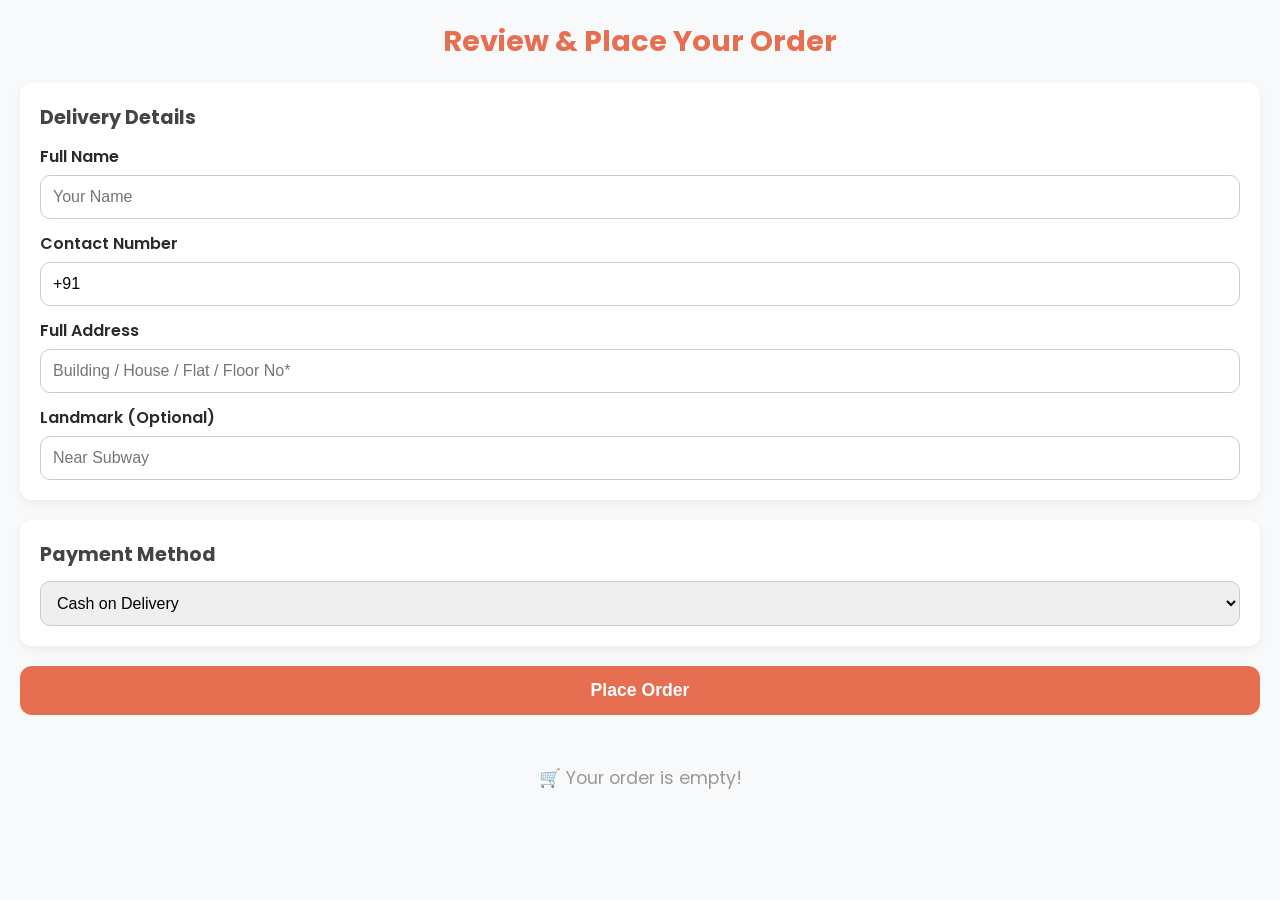
<file: order.html>
<!DOCTYPE html>
<html lang="en">
<head>
  <meta charset="UTF-8" />
  <title>Place Your Order | Food Express</title>
  <meta name="viewport" content="width=device-width, initial-scale=1.0"/>
  <link href="https://fonts.googleapis.com/css2?family=Poppins:wght@400;600&display=swap" rel="stylesheet" />
  <style>
    * { box-sizing: border-box; margin: 0; padding: 0 }
    body {
      font-family: 'Poppins', sans-serif;
      background: #f8f9fa;
      color: #2a2a2a;
      padding: 20px;
    }
    h2 {
      margin-bottom: 20px;
      font-size: 1.8rem;
      text-align: center;
      color: #e76f51;
    }
    .section {
      background: #fff;
      padding: 20px;
      margin-bottom: 20px;
      border-radius: 12px;
      box-shadow: 0 4px 10px rgba(0, 0, 0, 0.05);
    }
    .section h3 {
      font-size: 1.2rem;
      margin-bottom: 12px;
      color: #444;
    }
    .order-item {
      display: flex;
      align-items: center;
      justify-content: space-between;
      margin-bottom: 14px;
    }
    .item-left {
      display: flex;
      align-items: center;
      gap: 10px;
      flex: 1;
    }
    .item-left img {
      width: 60px;
      height: 60px;
      object-fit: cover;
      border-radius: 8px;
    }
    .item-name {
      font-weight: 600;
      font-size: 1rem;
    }
    .qty-control {
      display: flex;
      align-items: center;
      margin-top: 4px;
    }
    .qty-btn {
      width: 32px;
      height: 32px;
      border: none;
      border-radius: 50%;
      background: #e9ecef;
      font-size: 1.1rem;
      font-weight: 700;
      cursor: pointer;
      line-height: 32px;
    }
    .qty {
      width: 26px;
      text-align: center;
      font-size: 0.95rem;
    }
    .item-price {
      min-width: 70px;
      text-align: right;
      font-size: 1rem;
      font-weight: 600;
      color: #444;
    }
    .total {
      text-align: right;
      font-size: 1.3rem;
      font-weight: 700;
      margin-top: 10px;
      color: #2d6a4f;
    }
    label {
      display: block;
      font-weight: 600;
      margin: 12px 0 6px;
    }
    input[type="text"], select {
      width: 100%;
      padding: 12px;
      font-size: 1rem;
      border: 1px solid #ccc;
      border-radius: 10px;
    }
    .btn {
      display: block;
      width: 100%;
      padding: 14px;
      margin-top: 20px;
      background: #e76f51;
      color: #fff;
      border: none;
      border-radius: 12px;
      font-size: 1.1rem;
      font-weight: 600;
      cursor: pointer;
      transition: background .3s;
    }
    .btn:hover {
      background: #d85b3f;
    }
    .empty-message {
      text-align: center;
      font-size: 1.1rem;
      color: #999;
      margin-top: 50px;
    }
    #success-popup {
      position: fixed;
      inset: 0;
      background: #ffffff;
      display: none;
      align-items: center;
      justify-content: center;
      z-index: 9999;
    }
    .popup-box {
      text-align: center;
      padding: 40px 60px;
      border-radius: 14px;
      box-shadow: 0 8px 24px rgba(0, 0, 0, .15);
      animation: pop 0.4s ease-out;
    }
    .popup-box h2 {
      margin: 20px 0 10px;
      font-size: 28px;
      color: #333;
    }
    .popup-box p {
      margin-bottom: 25px;
      color: #555;
    }
    .popup-box button {
      padding: 10px 30px;
      font-size: 16px;
      border: none;
      border-radius: 6px;
      background: #4BB543;
      color: #fff;
      cursor: pointer;
    }
    @keyframes pop {
      0% { transform: scale(0.8); opacity: 0; }
      100% { transform: scale(1); opacity: 1; }
    }
  </style>
</head>
<body>
  <h2>Review & Place Your Order</h2>

  <div id="orderSummary" class="section">
    <h3>Your Items</h3>
    <div id="orderItems"></div>
    <div class="total">Total: ₹<span id="orderTotal">0</span></div>
  </div>

  <div class="section">
    <h3>Delivery Details</h3>

    <label for="name">Full Name</label>
    <input type="text" id="name" placeholder="Your Name" required />

    <label for="contact">Contact Number</label>
    <input
      type="text"
      id="contact"
      placeholder="+91XXXXXXXXXX"
      maxlength="14"
      value="+91"
      required
      oninput="
        this.value = '+91' + 
                     this.value.replace(/[^0-9]/g, '')
                               .replace(/^91+/, '')
                               .slice(0, 10);
      "
    />

    <label for="address">Full Address</label>
    <input type="text" id="address" placeholder="Building / House / Flat / Floor No*" required />

    <label for="landmark">Landmark (Optional)</label>
    <input type="text" id="landmark" placeholder="Near Subway" />
  </div>

  <div class="section">
    <h3>Payment Method</h3>
    <select id="paymentMethod">
      <option value="COD">Cash on Delivery</option>
      <option value="UPI">UPI</option>
      <option value="Card">Credit / Debit Card</option>
    </select>
  </div>

  <button class="btn" onclick="placeOrder()">Place Order</button>

  <div id="success-popup">
    <div class="popup-box">
      <svg viewBox="0 0 24 24" width="80" height="80">
        <circle cx="12" cy="12" r="12" fill="#4BB543"/>
        <polyline points="6 13 10 17 18 7" fill="none" stroke="#fff" stroke-width="2" stroke-linecap="round" stroke-linejoin="round"/>
      </svg>
      <h2>Order Placed!</h2>
      <p>Thank you for ordering with us.</p>
      <button onclick="window.location.href='dashboard.html'">Go to Dashboard</button>
<button onclick="window.location.href='menu.html'">Back to Menu</button>

    </div>
  </div>

  <div id="empty" class="empty-message" style="display:none;">🛒 Your order is empty!</div>

  <!-- Only showing the updated JavaScript part -->
<script>
  const orderItems = JSON.parse(localStorage.getItem("order") || "[]");
  const itemsContainer = document.getElementById("orderItems");
  const orderTotal = document.getElementById("orderTotal");
  const orderSummary = document.getElementById("orderSummary");
  const emptyMsg = document.getElementById("empty");

  function renderOrder() {
    if (orderItems.length === 0) {
      orderSummary.style.display = "none";
      emptyMsg.style.display = "block";
      return;
    }
    orderSummary.style.display = "block";
    emptyMsg.style.display = "none";
    itemsContainer.innerHTML = "";
    let total = 0;
    orderItems.forEach((item, idx) => {
      const qty = item.qty || 1;
      const itemTotal = item.price * qty;
      total += itemTotal;
      const row = document.createElement("div");
      row.className = "order-item";
      row.innerHTML = `
        <div class="item-left">
          <img src="${item.image || 'https://via.placeholder.com/60'}" alt="${item.name}">
          <div>
            <div class="item-name">${item.name}</div>
            <div class="qty-control">
              <button class="qty-btn" data-idx="${idx}" data-action="dec">−</button>
              <span class="qty" id="qty-${idx}">${qty}</span>
              <button class="qty-btn" data-idx="${idx}" data-action="inc">+</button>
            </div>
          </div>
        </div>
        <div class="item-price" id="price-${idx}">₹${itemTotal}</div>
      `;
      itemsContainer.appendChild(row);
    });
    orderTotal.textContent = total;
  }

  itemsContainer.addEventListener("click", e => {
    if (!e.target.classList.contains("qty-btn")) return;
    const idx = +e.target.dataset.idx;
    const action = e.target.dataset.action;
    const item = orderItems[idx];
    item.qty = item.qty || 1;
    if (action === "inc") {
      item.qty += 1;
    } else if (action === "dec" && item.qty > 1) {
      item.qty -= 1;
    }
    localStorage.setItem("order", JSON.stringify(orderItems));
    renderOrder();
  });

  function placeOrder() {
    const name = document.getElementById("name").value.trim();
    const contact = document.getElementById("contact").value.trim();
    const address = document.getElementById("address").value.trim();
    const digits = contact.replace(/\D/g, "");

    if (!name || !contact || !address) {
      alert("Please fill out all required fields.");
      return;
    }

    if (digits.length !== 12 || !digits.startsWith("91")) {
      alert("Contact number must be valid and start with +91 followed by 10 digits.");
      return;
    }

    const orderData = {
      id: Date.now(),
      date: new Date().toLocaleString(),
      name: name,
      contact: contact,
      address: address,
      landmark: document.getElementById("landmark").value.trim(),
      items: orderItems,
      total: document.getElementById('orderTotal').textContent,
      status: "Placed"
    };

    const history = JSON.parse(localStorage.getItem('orderHistory') || '[]');
    history.unshift(orderData);
    localStorage.setItem('orderHistory', JSON.stringify(history));

    localStorage.removeItem('cart');
    localStorage.removeItem('order');

    document.getElementById('success-popup').style.display = 'flex';
    document.body.style.overflow = 'hidden';
  }

  renderOrder();
</script>
</body>
</html>
</file>
<file: styles.css>
* {
  margin: 0;
  padding: 0;
  box-sizing: border-box;
}

body {
  font-family: 'Segoe UI', 'Roboto', sans-serif;
  background: #fefefe;
  color: #333;
  line-height: 1.6;
  scroll-behavior: smooth;
}

header {
  position: sticky;
  top: 0;
  z-index: 999;
  display: flex;
  justify-content: space-between;
  align-items: center;
  background: linear-gradient(90deg, #ff4d6d, #ff6b81);
  padding: 1rem 2rem;
  color: white;
  box-shadow: 0 2px 6px rgba(0,0,0,0.1);
}

.logo {
  font-size: 1.75rem;
  font-weight: 700;
  letter-spacing: 1px;
}

nav ul {
  list-style: none;
  display: flex;
  gap: 1.5rem;
}

nav a {
  color: white;
  text-decoration: none;
  font-weight: 500;
  position: relative;
  transition: color 0.3s ease;
}

nav a:focus,
nav a:hover {
  outline: none;
  color: #ffdfe5;
}

nav a::after {
  content: '';
  display: block;
  width: 0;
  height: 2px;
  background: white;
  transition: width 0.3s;
  position: absolute;
  bottom: -4px;
  left: 0;
}

nav a:hover::after,
nav a:focus::after {
  width: 100%;
}

.hero {
  background: url('https://source.unsplash.com/1600x600/?food-delivery') no-repeat center center/cover;
  height: 60vh;
  display: flex;
  flex-direction: column;
  justify-content: center;
  align-items: center;
  color: white;
  text-shadow: 2px 2px 4px rgba(0,0,0,0.6);
  text-align: center;
  padding: 0 1rem;
}

.hero h1 {
  font-size: 3.5rem;
  margin-bottom: 1.2rem;
  font-weight: 700;
}

.hero button {
  padding: 0.75rem 1.5rem;
  background-color: #ff4d6d;
  border: none;
  color: white;
  font-size: 1rem;
  font-weight: 500;
  border-radius: 8px;
  cursor: pointer;
  transition: background-color 0.3s ease, transform 0.2s ease;
}

.hero button:hover,
.hero button:focus {
  background-color: #e63c5e;
  transform: translateY(-2px);
  outline: none;
}

.menu {
  padding: 4rem 2rem;
  background: #fdfdfd;
  text-align: center;
}

.menu h2 {
  font-size: 2rem;
  margin-bottom: 2rem;
  color: #333;
}

.cards {
  display: grid;
  grid-template-columns: repeat(auto-fit, minmax(220px, 1fr));
  gap: 2rem;
  margin-top: 2rem;
}

.card {
  background: white;
  padding: 1rem;
  border-radius: 12px;
  box-shadow: 0 4px 12px rgba(0,0,0,0.08);
  transition: transform 0.3s ease, box-shadow 0.3s ease;
}

.card:hover {
  transform: translateY(-5px);
  box-shadow: 0 8px 16px rgba(0,0,0,0.15);
}

.card img {
  width: 100%;
  border-radius: 10px;
  margin-bottom: 1rem;
}

.card h3 {
  font-size: 1.2rem;
  margin-bottom: 0.5rem;
}

.card p {
  font-size: 0.95rem;
  color: #555;
}

.about, .contact {
  padding: 3rem 2rem;
  text-align: center;
  background: #fff;
}

.about h2, .contact h2 {
  font-size: 2rem;
  margin-bottom: 1rem;
}

footer {
  text-align: center;
  padding: 1rem;
  background: #222;
  color: white;
  font-size: 0.95rem;
}

/* Responsive Enhancements */
@media (max-width: 768px) {
  nav ul {
    flex-direction: column;
    background: #ff6b81;
    position: absolute;
    top: 60px;
    right: 0;
    width: 200px;
    display: none;
    padding: 1rem;
  }

  nav ul.show {
    display: flex;
  }

  .menu-toggle {
    display: block;
    cursor: pointer;
    font-size: 1.5rem;
    color: white;
  }

  nav {
    position: relative;
  }
}

/* Accessibility */
a:focus,
button:focus {
  outline: 2px dashed #ff4d6d;
  outline-offset: 4px;
}

.login-section {
  padding: 4rem 2rem;
  display: flex;
  justify-content: center;
  align-items: center;
  background: #fff0f2;
  min-height: 80vh;
}

.login-box {
  background: white;
  padding: 2rem;
  border-radius: 12px;
  box-shadow: 0 8px 16px rgba(0,0,0,0.1);
  max-width: 400px;
  width: 100%;
  text-align: center;
}

.login-box h2 {
  margin-bottom: 1.5rem;
  color: #ff4d6d;
}

.login-box input {
  width: 100%;
  padding: 0.75rem;
  margin: 0.5rem 0;
  border-radius: 6px;
  border: 1px solid #ccc;
  font-size: 1rem;
}

.login-box button {
  background-color: #ff4d6d;
  color: white;
  border: none;
  padding: 0.75rem;
  width: 100%;
  border-radius: 6px;
  font-size: 1rem;
  margin-top: 1rem;
  cursor: pointer;
  transition: background-color 0.3s ease;
}

.login-box button:hover {
  background-color: #e63c5e;
}

.note {
  font-size: 0.85rem;
  margin-top: 1rem;
  color: #777;
}

.hero {
  position: relative;
  height: 100vh;
  background: linear-gradient(135deg, #f1ced4, #ffc3a0);
  display: flex;
  align-items: center;
  justify-content: center;
  font-family: 'Poppins', sans-serif;
  overflow: hidden;
}

.hero-overlay {
  width: 100%;
  height: 100%;
  background: rgba(255, 255, 255, 0.05);
  backdrop-filter: blur(6px);
  display: flex;
  align-items: center;
  justify-content: center;
}

.hero-content {
  text-align: center;
  animation: fadeInUp 1.2s ease-out;
  padding: 20px;
}

.hero-illustration img {
  max-width: 400px;
  margin-top: -60px;
  margin-bottom: 20px;
}

.hero-subtitle img {
  width: 400px;  /* or whatever size you want */
  height: auto; /* keeps aspect ratio */
  margin-right: 8px; /* optional spacing from text */
}

.hero-title {
  font-size: 2.8rem;
  font-weight: 800;
  color: #fff;
  margin-bottom: 1rem;
  text-shadow: 1px 1px 5px rgba(0,0,0,0.2);
}

.hero-subtitle {
  font-size: 1.2rem;
  font-weight: 400;
  color: #fdfdfd;
  margin-bottom: 2rem;
  display: flex;
  align-items: center;
  justify-content: center;
  gap: 0.5rem;
}

.icon {
  width: 24px;
  height: 24px;
  vertical-align: middle;
}

.hero-button {
  padding: 0.9rem 2.5rem;
  font-size: 1rem;
  font-weight: 600;
  border: none;
  border-radius: 30px;
  background-color: #fff;
  color: #ff4d6d;
  cursor: pointer;
  transition: all 0.3s ease;
  box-shadow: 0 4px 15px rgba(0,0,0,0.15);
}

.hero-button:hover {
  background-color: #ff4d6d;
  color: #fff;
  transform: translateY(-2px);
}

/* Typing Cursor */
.cursor {
  font-weight: 600;
  color: #fff;
  animation: blink 0.8s infinite;
}

@keyframes blink {
  0%, 100% { opacity: 1; }
  50% { opacity: 0; }
}

@keyframes fadeInUp {
  0% { opacity: 0; transform: translateY(40px); }
  100% { opacity: 1; transform: translateY(0); }
}

body {
      font-family: 'Segoe UI', sans-serif;
      margin: 0;
      padding: 0;
      background: linear-gradient(to right, #f9f9f9, #fff);
      scroll-behavior: smooth;
    }

    header {
      background: linear-gradient(to right, #ff6f61, #ff9472);
      padding: 20px;
      text-align: center;
      color: white;
      font-size: 1rem;
      font-weight: bold;
      animation: fadeIn 1.5s ease-in-out;
    }

   nav {
  background: transparent;
  display: flex;
  justify-content: center;
  gap: 1rem;
  padding: 10px 20px;
  position: stiky;
  top: 0;
  z-index: 1000;
}

nav a {
  background-color: rgba(255, 255, 255, 0.15); /* semi-transparent box */
  color: #ffffff; /* white font */
  font-weight: 600;
  font-size: 0.9rem;
  text-transform: uppercase;
  text-decoration: none;
  padding: 10px 18px;
  border-radius: 10px;
  box-shadow: 0 4px 12px rgba(0,0,0,0.08);
  transition: background 0.3s ease, transform 0.2s ease;
  backdrop-filter: blur(5px);
}

nav a:hover {
  background-color: rgba(255, 255, 255, 0.3);
  transform: translateY(-2px);
  color: #ffffff;
}


    section {
      padding: 60px 20px;
      animation: fadeInUp 1s ease both;
    }

    section h2 {
      text-align: center;
      color: #333;
      font-size: 2rem;
      margin-bottom: 30px;
      background: linear-gradient(to right, #ff6f61, #ff9472);
      -webkit-background-clip: text;
      -webkit-text-fill-color: transparent;
    }

    .menu-grid {
      display: grid;
      grid-template-columns: repeat(auto-fit, minmax(220px, 1fr));
      gap: 25px;
      padding: 0 10%;
    }

    .menu-item {
      background: #fff;
      border-radius: 16px;
      overflow: hidden;
      box-shadow: 0 6px 20px rgba(0, 0, 0, 0.1);
      transition: transform 0.3s ease, box-shadow 0.3s ease;
    }

    .menu-item:hover {
      transform: translateY(-10px);
      box-shadow: 0 12px 30px rgba(0, 0, 0, 0.15);
    }

    .menu-item img {
      width: 100%;
      height: 180px;
      object-fit: cover;
    }

    .menu-item .info {
      padding: 15px;
      text-align: center;
    }

    .menu-item .info h3 {
      margin: 10px 0;
      font-size: 1.2rem;
      color: #333;
    }

    .menu-item .info p {
      color: #777;
      font-size: 0.95rem;
    }

    @keyframes fadeIn {
      0% { opacity: 0; }
      100% { opacity: 1; }
    }

    @keyframes fadeInUp {
      0% {
        opacity: 0;
        transform: translateY(30px);
      }
      100% {
        opacity: 1;
        transform: translateY(0);
      }
    }

    footer {
      background: #333;
      color: white;
      text-align: center;
      padding: 20px 10px;
      font-size: 0.9rem;
    }
</file>
